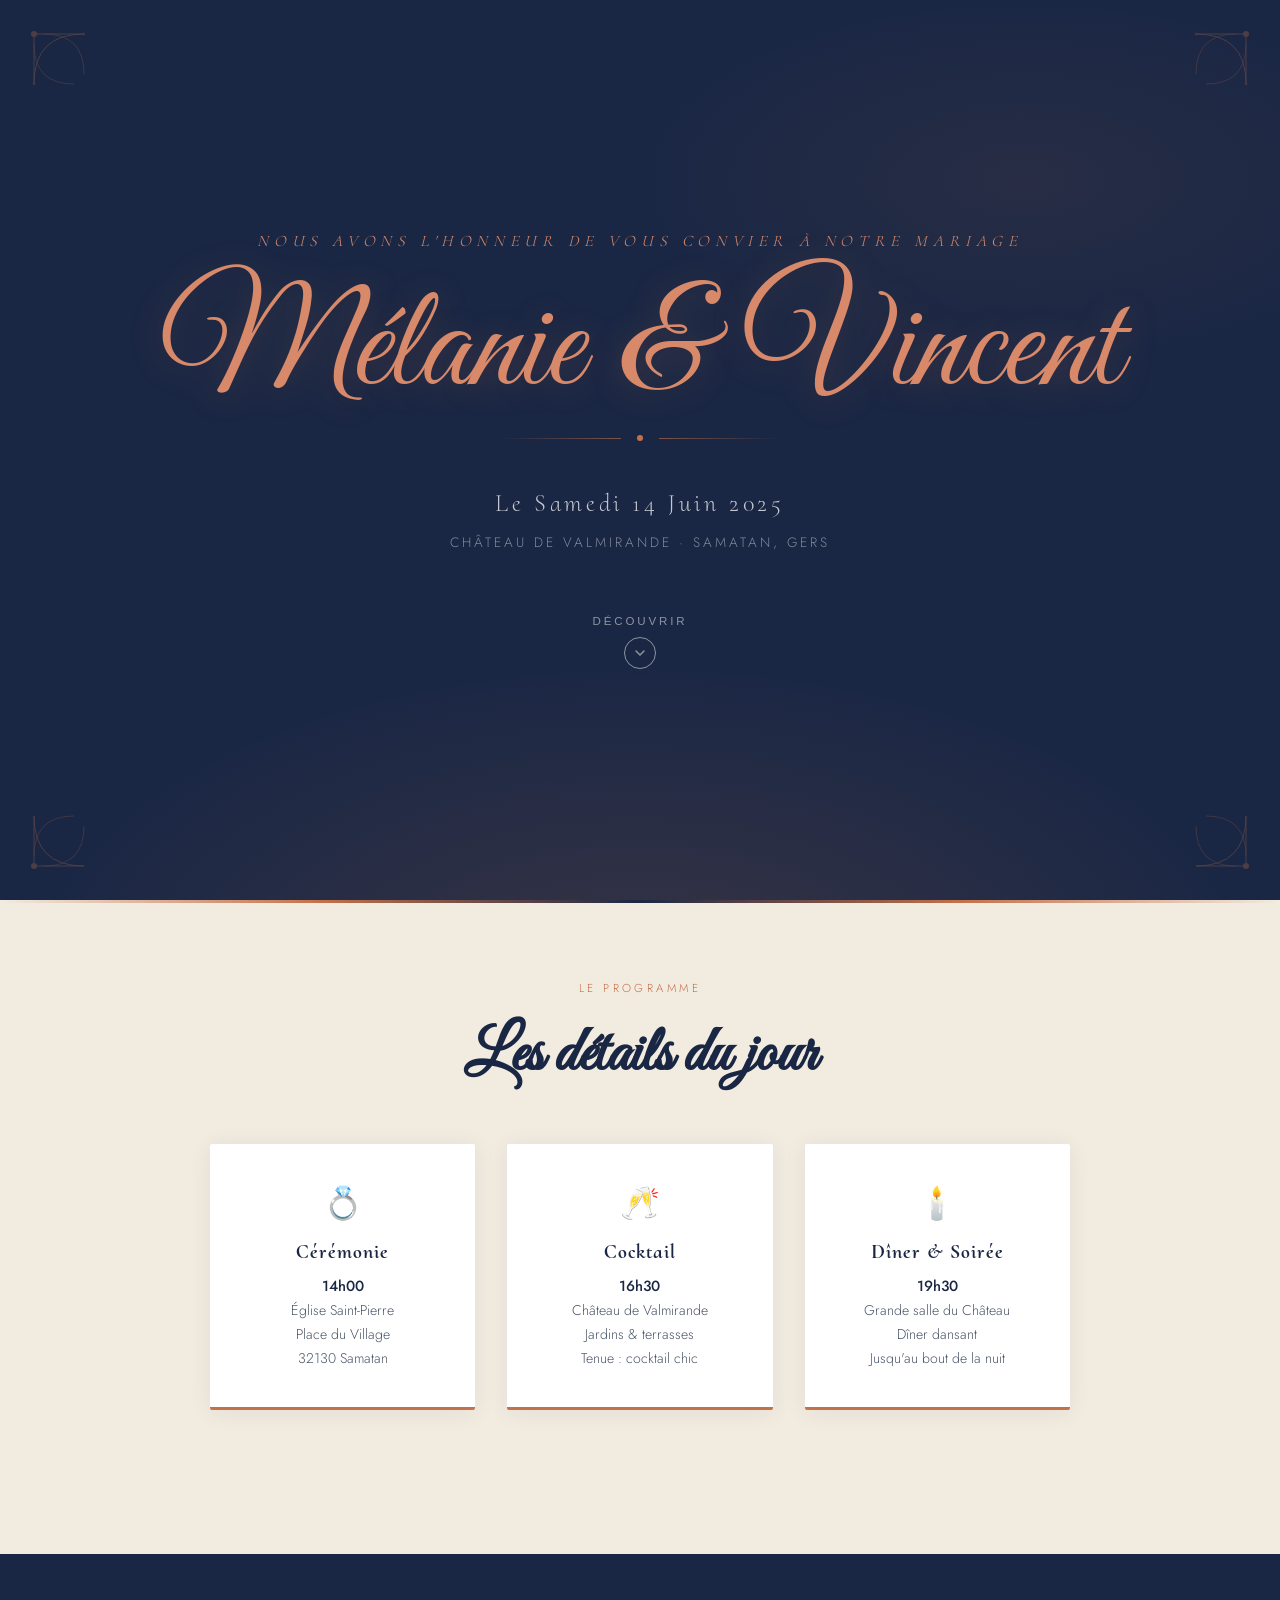
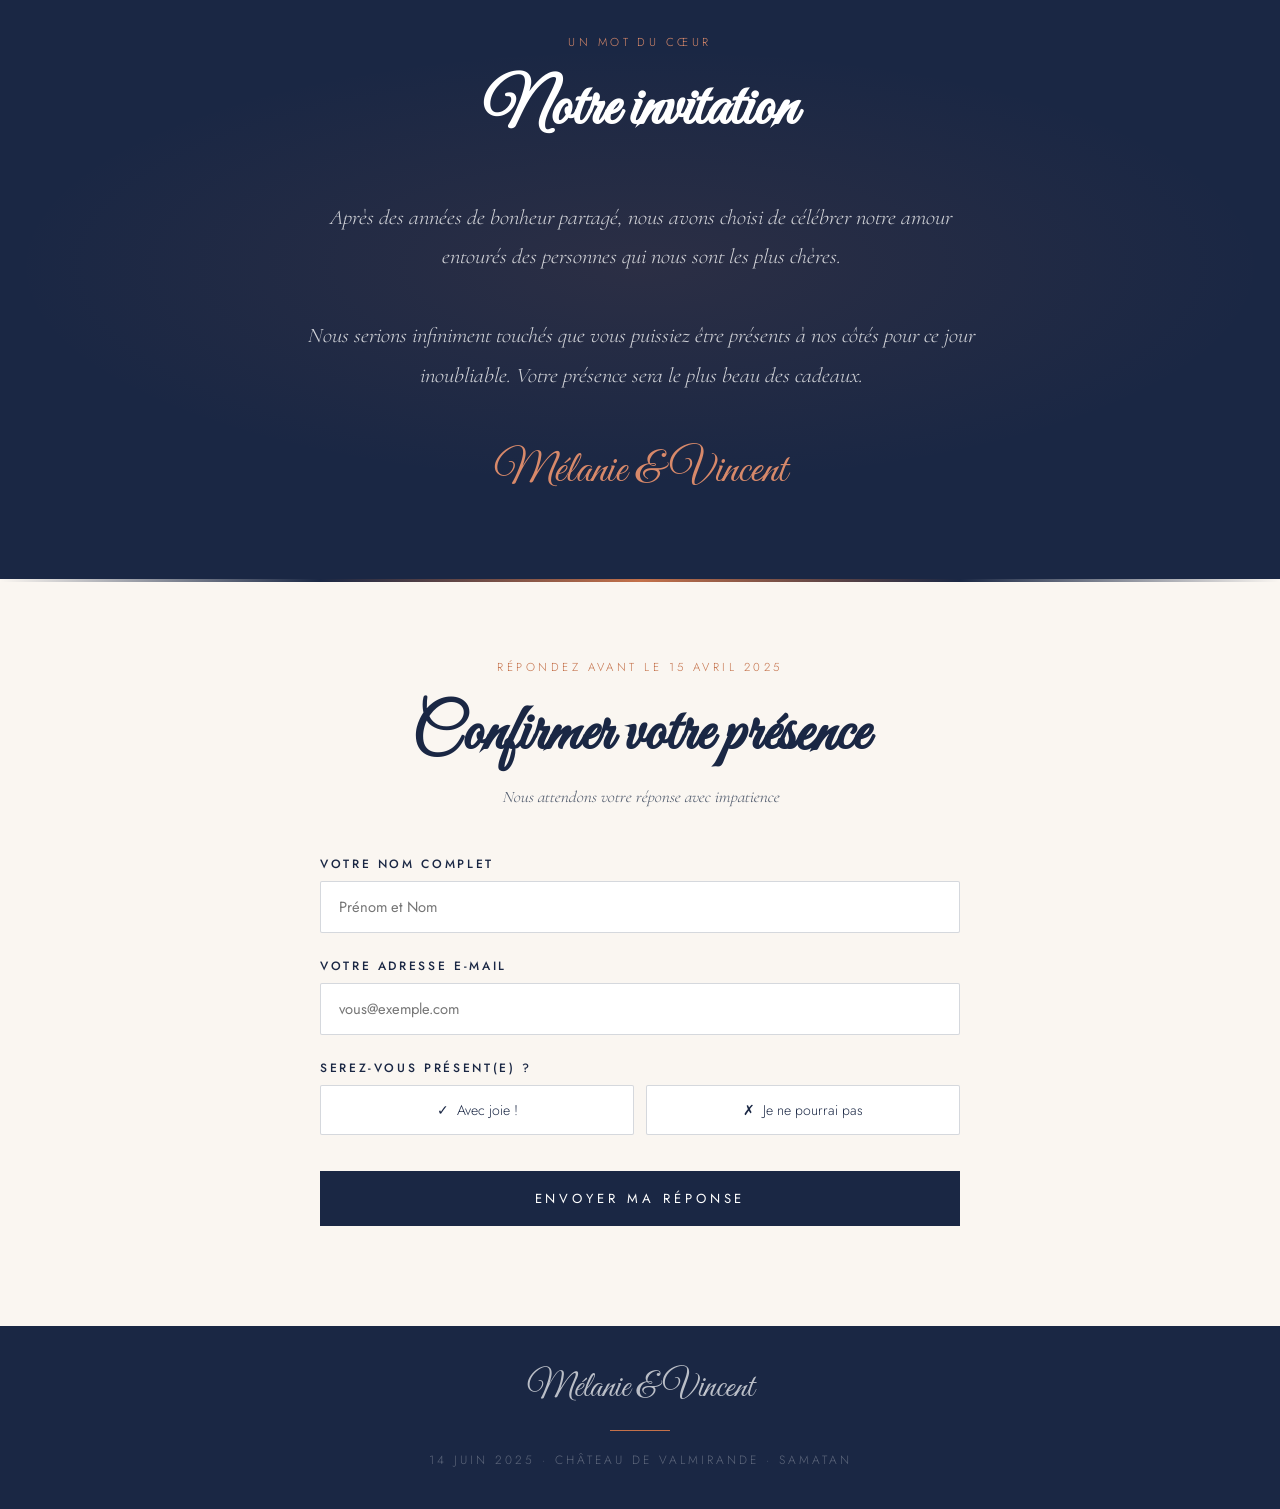
<file: Index.html>
<!DOCTYPE html>
<html lang="fr">
<head>
<meta charset="UTF-8">
<meta name="viewport" content="width=device-width, initial-scale=1.0">
<title>Mélanie & Vincent — Mariage</title>
<link rel="preconnect" href="https://fonts.googleapis.com">
<link href="https://fonts.googleapis.com/css2?family=Cormorant+Upright:ital,wght@0,300;0,400;1,300;1,400&family=Great+Vibes&family=Jost:wght@300;400;500&display=swap" rel="stylesheet">
<style>
  :root {
    --navy: #1a2744;
    --navy-light: #243258;
    --navy-mid: #2e3f6a;
    --terra: #c4714a;
    --terra-light: #d8896a;
    --terra-pale: #f0d5c8;
    --cream: #faf6f1;
    --cream-dark: #f2ebe0;
    --gold: #b8936a;
    --text-dark: #1a2744;
    --text-mid: #4a5568;
  }

  * { margin: 0; padding: 0; box-sizing: border-box; }

  html { scroll-behavior: smooth; }

  body {
    background: var(--cream);
    color: var(--text-dark);
    font-family: 'Jost', sans-serif;
    font-weight: 300;
    overflow-x: hidden;
  }

  /* ===== HERO ===== */
  .hero {
    min-height: 100vh;
    background: var(--navy);
    display: flex;
    flex-direction: column;
    align-items: center;
    justify-content: center;
    position: relative;
    overflow: hidden;
    padding: 60px 20px;
  }

  .hero::before {
    content: '';
    position: absolute;
    inset: 0;
    background:
      radial-gradient(ellipse 80% 60% at 50% 110%, rgba(196,113,74,0.18) 0%, transparent 60%),
      radial-gradient(ellipse 60% 40% at 80% 20%, rgba(196,113,74,0.08) 0%, transparent 50%);
  }

  .hero-ornament {
    position: absolute;
    width: 100%;
    height: 100%;
    top: 0; left: 0;
    pointer-events: none;
  }

  /* Decorative corners */
  .corner {
    position: absolute;
    width: 120px;
    height: 120px;
    opacity: 0.3;
  }
  .corner svg { width: 100%; height: 100%; }
  .corner-tl { top: 24px; left: 24px; }
  .corner-tr { top: 24px; right: 24px; transform: scaleX(-1); }
  .corner-bl { bottom: 24px; left: 24px; transform: scaleY(-1); }
  .corner-br { bottom: 24px; right: 24px; transform: scale(-1); }

  .hero-content {
    position: relative;
    z-index: 2;
    text-align: center;
    animation: fadeUp 1.2s ease both;
  }

  .pre-title {
    font-family: 'Cormorant Upright', serif;
    font-size: 1rem;
    letter-spacing: 0.35em;
    text-transform: uppercase;
    color: var(--terra-light);
    margin-bottom: 28px;
    font-style: italic;
  }

  .names {
    font-family: 'Great Vibes', cursive;
    font-size: clamp(4.5rem, 12vw, 9rem);
    color: #fff;
    line-height: 1;
    margin-bottom: 12px;
    text-shadow: 0 4px 32px rgba(196,113,74,0.25);
  }

  .names span {
    display: inline-block;
    color: var(--terra-light);
  }

  .ampersand {
    color: var(--terra);
    margin: 0 12px;
  }

  .date-line {
    font-family: 'Cormorant Upright', serif;
    font-size: clamp(1.1rem, 2.5vw, 1.5rem);
    color: rgba(255,255,255,0.75);
    letter-spacing: 0.15em;
    margin: 28px 0 14px;
  }

  .location-line {
    font-family: 'Jost', sans-serif;
    font-size: 0.85rem;
    letter-spacing: 0.22em;
    text-transform: uppercase;
    color: rgba(255,255,255,0.45);
    margin-bottom: 56px;
  }

  .divider {
    display: flex;
    align-items: center;
    gap: 16px;
    justify-content: center;
    margin: 0 auto 48px;
    width: 280px;
  }
  .divider-line {
    flex: 1;
    height: 1px;
    background: linear-gradient(to right, transparent, rgba(196,113,74,0.6));
  }
  .divider-line:last-child {
    background: linear-gradient(to left, transparent, rgba(196,113,74,0.6));
  }
  .divider-dot {
    width: 6px; height: 6px;
    border-radius: 50%;
    background: var(--terra);
  }

  .scroll-cta {
    display: inline-flex;
    flex-direction: column;
    align-items: center;
    gap: 10px;
    color: rgba(255,255,255,0.5);
    font-size: 0.72rem;
    letter-spacing: 0.25em;
    text-transform: uppercase;
    text-decoration: none;
    transition: color 0.3s;
    cursor: pointer;
    border: none;
    background: none;
  }
  .scroll-cta:hover { color: var(--terra-light); }
  .scroll-arrow {
    width: 32px; height: 32px;
    border: 1px solid currentColor;
    border-radius: 50%;
    display: flex; align-items: center; justify-content: center;
    animation: bounce 2s infinite;
  }

  /* ===== DETAILS SECTION ===== */
  .details-section {
    background: var(--cream-dark);
    padding: 80px 20px;
    text-align: center;
    position: relative;
    overflow: hidden;
  }

  .details-section::before {
    content: '';
    position: absolute;
    top: 0; left: 0; right: 0;
    height: 3px;
    background: linear-gradient(to right, transparent, var(--terra), var(--navy), var(--terra), transparent);
  }

  .section-label {
    font-family: 'Jost', sans-serif;
    font-size: 0.72rem;
    letter-spacing: 0.3em;
    text-transform: uppercase;
    color: var(--terra);
    margin-bottom: 20px;
  }

  .section-title {
    font-family: 'Great Vibes', cursive;
    font-size: clamp(2.5rem, 6vw, 4rem);
    color: var(--navy);
    margin-bottom: 48px;
  }

  .details-grid {
    display: grid;
    grid-template-columns: repeat(auto-fit, minmax(220px, 1fr));
    gap: 32px;
    max-width: 860px;
    margin: 0 auto 64px;
  }

  .detail-card {
    background: #fff;
    border-radius: 2px;
    padding: 36px 28px;
    border-bottom: 3px solid var(--terra);
    box-shadow: 0 2px 24px rgba(26,39,68,0.07);
    transition: transform 0.3s, box-shadow 0.3s;
  }
  .detail-card:hover {
    transform: translateY(-4px);
    box-shadow: 0 8px 40px rgba(26,39,68,0.12);
  }

  .detail-icon {
    font-size: 2rem;
    margin-bottom: 14px;
  }

  .detail-card-title {
    font-family: 'Cormorant Upright', serif;
    font-size: 1.25rem;
    color: var(--navy);
    letter-spacing: 0.05em;
    margin-bottom: 10px;
  }

  .detail-card-text {
    font-size: 0.88rem;
    line-height: 1.7;
    color: var(--text-mid);
  }
  .detail-card-text strong {
    display: block;
    color: var(--navy);
    font-weight: 500;
    font-size: 0.92rem;
  }

  /* ===== MESSAGE SECTION ===== */
  .message-section {
    background: var(--navy);
    padding: 80px 20px;
    text-align: center;
    position: relative;
    overflow: hidden;
  }
  .message-section::before {
    content: '';
    position: absolute;
    inset: 0;
    background: radial-gradient(ellipse 70% 50% at 50% 50%, rgba(196,113,74,0.1) 0%, transparent 70%);
  }

  .message-body {
    position: relative;
    z-index: 2;
    max-width: 680px;
    margin: 0 auto;
  }

  .message-section .section-label { color: var(--terra-light); }
  .message-section .section-title { color: #fff; }

  .message-text {
    font-family: 'Cormorant Upright', serif;
    font-size: clamp(1.05rem, 2.2vw, 1.3rem);
    color: rgba(255,255,255,0.8);
    line-height: 1.9;
    font-style: italic;
    margin-bottom: 48px;
  }

  .signature {
    font-family: 'Great Vibes', cursive;
    font-size: 2.8rem;
    color: var(--terra-light);
  }

  /* ===== RSVP SECTION ===== */
  .rsvp-section {
    background: var(--cream);
    padding: 80px 20px 100px;
    position: relative;
  }
  .rsvp-section::before {
    content: '';
    position: absolute;
    top: 0; left: 0; right: 0;
    height: 3px;
    background: linear-gradient(to right, transparent, var(--navy), var(--terra), var(--navy), transparent);
  }

  .rsvp-inner {
    max-width: 640px;
    margin: 0 auto;
    text-align: center;
  }

  .rsvp-inner .section-title { color: var(--navy); margin-bottom: 12px; }

  .rsvp-subtitle {
    font-family: 'Cormorant Upright', serif;
    font-size: 1rem;
    color: var(--text-mid);
    font-style: italic;
    margin-bottom: 48px;
  }

  /* Form */
  .form-group {
    text-align: left;
    margin-bottom: 24px;
  }

  .form-label {
    display: block;
    font-size: 0.75rem;
    letter-spacing: 0.22em;
    text-transform: uppercase;
    color: var(--navy);
    margin-bottom: 8px;
    font-weight: 500;
  }

  .form-input, .form-select, .form-textarea {
    width: 100%;
    padding: 14px 18px;
    border: 1.5px solid rgba(26,39,68,0.18);
    border-radius: 2px;
    background: #fff;
    font-family: 'Jost', sans-serif;
    font-size: 0.92rem;
    color: var(--text-dark);
    transition: border-color 0.25s, box-shadow 0.25s;
    outline: none;
    -webkit-appearance: none;
  }

  .form-input:focus, .form-select:focus, .form-textarea:focus {
    border-color: var(--terra);
    box-shadow: 0 0 0 3px rgba(196,113,74,0.12);
  }

  .form-select {
    cursor: pointer;
    background-image: url("data:image/svg+xml,%3Csvg xmlns='http://www.w3.org/2000/svg' width='14' height='8' viewBox='0 0 14 8'%3E%3Cpath d='M1 1l6 6 6-6' stroke='%231a2744' stroke-width='1.5' fill='none' stroke-linecap='round'/%3E%3C/svg%3E");
    background-repeat: no-repeat;
    background-position: right 16px center;
    padding-right: 44px;
  }

  .form-textarea {
    resize: vertical;
    min-height: 100px;
  }

  /* Presence toggle */
  .presence-toggle {
    display: grid;
    grid-template-columns: 1fr 1fr;
    gap: 12px;
  }

  .toggle-option {
    position: relative;
  }

  .toggle-option input {
    position: absolute;
    opacity: 0;
    width: 0; height: 0;
  }

  .toggle-label {
    display: flex;
    align-items: center;
    justify-content: center;
    gap: 8px;
    padding: 14px;
    border: 1.5px solid rgba(26,39,68,0.18);
    border-radius: 2px;
    cursor: pointer;
    font-size: 0.88rem;
    transition: all 0.25s;
    background: #fff;
  }

  .toggle-option input:checked + .toggle-label {
    background: var(--navy);
    border-color: var(--navy);
    color: #fff;
  }

  .toggle-option.yes input:checked + .toggle-label {
    background: var(--navy);
    border-color: var(--navy);
  }

  .toggle-option.no input:checked + .toggle-label {
    background: var(--terra);
    border-color: var(--terra);
    color: #fff;
  }

  .toggle-label:hover {
    border-color: var(--navy);
    background: rgba(26,39,68,0.04);
  }

  /* Guests counter */
  .guests-counter {
    display: flex;
    align-items: center;
    gap: 0;
    border: 1.5px solid rgba(26,39,68,0.18);
    border-radius: 2px;
    overflow: hidden;
    background: #fff;
  }

  .counter-btn {
    width: 48px;
    height: 48px;
    border: none;
    background: none;
    font-size: 1.3rem;
    cursor: pointer;
    color: var(--navy);
    transition: background 0.2s, color 0.2s;
    display: flex; align-items: center; justify-content: center;
  }
  .counter-btn:hover { background: var(--navy); color: #fff; }

  .counter-value {
    flex: 1;
    text-align: center;
    font-size: 1.1rem;
    font-family: 'Cormorant Upright', serif;
    color: var(--navy);
    border: none;
    border-left: 1.5px solid rgba(26,39,68,0.12);
    border-right: 1.5px solid rgba(26,39,68,0.12);
    padding: 0 10px;
    height: 48px;
    background: #fff;
    outline: none;
    pointer-events: none;
  }

  /* Guests details */
  #guests-details {
    display: none;
    animation: fadeUp 0.4s ease both;
  }
  #guests-details.visible { display: block; }

  /* Dietary */
  .checkbox-group {
    display: flex;
    flex-wrap: wrap;
    gap: 10px;
  }

  .checkbox-option {
    position: relative;
  }
  .checkbox-option input {
    position: absolute;
    opacity: 0;
    width: 0; height: 0;
  }
  .checkbox-label {
    display: inline-block;
    padding: 8px 16px;
    border: 1.5px solid rgba(26,39,68,0.18);
    border-radius: 30px;
    font-size: 0.82rem;
    cursor: pointer;
    transition: all 0.2s;
    background: #fff;
  }
  .checkbox-option input:checked + .checkbox-label {
    background: var(--terra-pale);
    border-color: var(--terra);
    color: var(--navy);
  }

  /* Submit */
  .submit-btn {
    width: 100%;
    padding: 18px;
    background: var(--navy);
    color: #fff;
    border: none;
    font-family: 'Jost', sans-serif;
    font-size: 0.82rem;
    letter-spacing: 0.3em;
    text-transform: uppercase;
    cursor: pointer;
    margin-top: 12px;
    transition: background 0.3s, transform 0.2s;
    position: relative;
    overflow: hidden;
  }
  .submit-btn::after {
    content: '';
    position: absolute;
    inset: 0;
    background: linear-gradient(to right, transparent, rgba(255,255,255,0.08), transparent);
    transform: translateX(-100%);
    transition: transform 0.5s;
  }
  .submit-btn:hover { background: var(--terra); }
  .submit-btn:hover::after { transform: translateX(100%); }
  .submit-btn:active { transform: scale(0.99); }

  /* Success */
  .success-message {
    display: none;
    text-align: center;
    padding: 60px 20px;
    animation: fadeUp 0.6s ease both;
  }
  .success-message.visible { display: block; }
  .success-icon { font-size: 3rem; margin-bottom: 24px; }
  .success-title {
    font-family: 'Great Vibes', cursive;
    font-size: 3rem;
    color: var(--navy);
    margin-bottom: 16px;
  }
  .success-text {
    font-family: 'Cormorant Upright', serif;
    font-style: italic;
    font-size: 1.1rem;
    color: var(--text-mid);
    line-height: 1.7;
  }

  /* Absence message */
  #absence-block {
    display: none;
    animation: fadeUp 0.4s ease both;
  }
  #absence-block.visible { display: block; }

  /* ===== FOOTER ===== */
  footer {
    background: var(--navy);
    padding: 40px 20px;
    text-align: center;
  }

  .footer-names {
    font-family: 'Great Vibes', cursive;
    font-size: 2.2rem;
    color: rgba(255,255,255,0.7);
    margin-bottom: 10px;
  }

  .footer-date {
    font-size: 0.75rem;
    letter-spacing: 0.25em;
    text-transform: uppercase;
    color: rgba(255,255,255,0.3);
  }

  .footer-line {
    width: 60px;
    height: 1px;
    background: var(--terra);
    margin: 20px auto;
  }

  /* ===== ANIMATIONS ===== */
  @keyframes fadeUp {
    from { opacity: 0; transform: translateY(28px); }
    to { opacity: 1; transform: translateY(0); }
  }

  @keyframes bounce {
    0%, 100% { transform: translateY(0); }
    50% { transform: translateY(6px); }
  }

  /* ===== RESPONSIVE ===== */
  @media (max-width: 540px) {
    .corner { width: 70px; height: 70px; }
    .names { font-size: 4rem; }
    .details-grid { grid-template-columns: 1fr; }
  }

  /* Fade-in on scroll */
  .fade-in {
    opacity: 0;
    transform: translateY(24px);
    transition: opacity 0.7s ease, transform 0.7s ease;
  }
  .fade-in.visible-anim {
    opacity: 1;
    transform: translateY(0);
  }
</style>
</head>
<body>

<!-- ===== HERO ===== -->
<section class="hero" id="top">

  <!-- Decorative corners -->
  <div class="corner corner-tl">
    <svg viewBox="0 0 120 120" fill="none" xmlns="http://www.w3.org/2000/svg">
      <path d="M10 10 L10 60 Q10 10 60 10 Z" stroke="#c4714a" stroke-width="1" fill="none"/>
      <path d="M20 10 Q60 10 60 50" stroke="#c4714a" stroke-width="0.7" fill="none"/>
      <path d="M10 20 Q10 60 50 60" stroke="#c4714a" stroke-width="0.7" fill="none"/>
      <circle cx="10" cy="10" r="3" fill="#c4714a"/>
      <circle cx="60" cy="10" r="1.5" fill="#c4714a" opacity="0.5"/>
      <circle cx="10" cy="60" r="1.5" fill="#c4714a" opacity="0.5"/>
      <path d="M30 10 L10 10 L10 30" stroke="#c4714a" stroke-width="0.5" fill="none" opacity="0.4"/>
    </svg>
  </div>
  <div class="corner corner-tr">
    <svg viewBox="0 0 120 120" fill="none" xmlns="http://www.w3.org/2000/svg">
      <path d="M10 10 L10 60 Q10 10 60 10 Z" stroke="#c4714a" stroke-width="1" fill="none"/>
      <path d="M20 10 Q60 10 60 50" stroke="#c4714a" stroke-width="0.7" fill="none"/>
      <path d="M10 20 Q10 60 50 60" stroke="#c4714a" stroke-width="0.7" fill="none"/>
      <circle cx="10" cy="10" r="3" fill="#c4714a"/>
      <circle cx="60" cy="10" r="1.5" fill="#c4714a" opacity="0.5"/>
      <circle cx="10" cy="60" r="1.5" fill="#c4714a" opacity="0.5"/>
    </svg>
  </div>
  <div class="corner corner-bl">
    <svg viewBox="0 0 120 120" fill="none" xmlns="http://www.w3.org/2000/svg">
      <path d="M10 10 L10 60 Q10 10 60 10 Z" stroke="#c4714a" stroke-width="1" fill="none"/>
      <path d="M20 10 Q60 10 60 50" stroke="#c4714a" stroke-width="0.7" fill="none"/>
      <path d="M10 20 Q10 60 50 60" stroke="#c4714a" stroke-width="0.7" fill="none"/>
      <circle cx="10" cy="10" r="3" fill="#c4714a"/>
    </svg>
  </div>
  <div class="corner corner-br">
    <svg viewBox="0 0 120 120" fill="none" xmlns="http://www.w3.org/2000/svg">
      <path d="M10 10 L10 60 Q10 10 60 10 Z" stroke="#c4714a" stroke-width="1" fill="none"/>
      <path d="M20 10 Q60 10 60 50" stroke="#c4714a" stroke-width="0.7" fill="none"/>
      <path d="M10 20 Q10 60 50 60" stroke="#c4714a" stroke-width="0.7" fill="none"/>
      <circle cx="10" cy="10" r="3" fill="#c4714a"/>
    </svg>
  </div>

  <div class="hero-content">
    <p class="pre-title">Nous avons l'honneur de vous convier à notre mariage</p>

    <div class="names">
      <span>Mélanie</span>
      <span class="ampersand">&amp;</span>
      <span>Vincent</span>
    </div>

    <div class="divider">
      <div class="divider-line"></div>
      <div class="divider-dot"></div>
      <div class="divider-line"></div>
    </div>

    <p class="date-line">Le Samedi 14 Juin 2025</p>
    <p class="location-line">Château de Valmirande · Samatan, Gers</p>

    <button class="scroll-cta" onclick="document.getElementById('details').scrollIntoView({behavior:'smooth'})">
      <span>Découvrir</span>
      <div class="scroll-arrow">
        <svg width="12" height="12" viewBox="0 0 12 12" fill="none"><path d="M2 4l4 4 4-4" stroke="currentColor" stroke-width="1.5" stroke-linecap="round"/></svg>
      </div>
    </button>
  </div>
</section>

<!-- ===== DETAILS ===== -->
<section class="details-section" id="details">
  <p class="section-label fade-in">Le Programme</p>
  <h2 class="section-title fade-in">Les détails du jour</h2>

  <div class="details-grid">
    <div class="detail-card fade-in">
      <div class="detail-icon">💍</div>
      <h3 class="detail-card-title">Cérémonie</h3>
      <p class="detail-card-text">
        <strong>14h00</strong>
        Église Saint-Pierre<br>
        Place du Village<br>
        32130 Samatan
      </p>
    </div>
    <div class="detail-card fade-in">
      <div class="detail-icon">🥂</div>
      <h3 class="detail-card-title">Cocktail</h3>
      <p class="detail-card-text">
        <strong>16h30</strong>
        Château de Valmirande<br>
        Jardins & terrasses<br>
        Tenue : cocktail chic
      </p>
    </div>
    <div class="detail-card fade-in">
      <div class="detail-icon">🕯️</div>
      <h3 class="detail-card-title">Dîner & Soirée</h3>
      <p class="detail-card-text">
        <strong>19h30</strong>
        Grande salle du Château<br>
        Dîner dansant<br>
        Jusqu'au bout de la nuit
      </p>
    </div>
  </div>
</section>

<!-- ===== MESSAGE ===== -->
<section class="message-section">
  <div class="message-body fade-in">
    <p class="section-label">Un mot du cœur</p>
    <h2 class="section-title">Notre invitation</h2>

    <p class="message-text">
      Après des années de bonheur partagé, nous avons choisi de célébrer notre amour entourés des personnes qui nous sont les plus chères.<br><br>
      Nous serions infiniment touchés que vous puissiez être présents à nos côtés pour ce jour inoubliable. Votre présence sera le plus beau des cadeaux.
    </p>

    <p class="signature">Mélanie &amp; Vincent</p>
  </div>
</section>

<!-- ===== RSVP ===== -->
<section class="rsvp-section" id="rsvp">
  <div class="rsvp-inner">
    <p class="section-label fade-in">Répondez avant le 15 Avril 2025</p>
    <h2 class="section-title fade-in">Confirmer votre présence</h2>
    <p class="rsvp-subtitle fade-in">Nous attendons votre réponse avec impatience</p>

    <!-- FORM -->
    <div id="rsvp-form" class="fade-in">

      <!-- Prénom / Nom -->
      <div class="form-group">
        <label class="form-label" for="fullname">Votre nom complet</label>
        <input class="form-input" type="text" id="fullname" placeholder="Prénom et Nom" required>
      </div>

      <!-- Email -->
      <div class="form-group">
        <label class="form-label" for="email">Votre adresse e-mail</label>
        <input class="form-input" type="email" id="email" placeholder="vous@exemple.com">
      </div>

      <!-- Présence -->
      <div class="form-group">
        <label class="form-label">Serez-vous présent(e) ?</label>
        <div class="presence-toggle">
          <div class="toggle-option yes">
            <input type="radio" name="presence" id="pres-yes" value="yes" onchange="handlePresence(this)">
            <label class="toggle-label" for="pres-yes">
              <span>✓</span> Avec joie !
            </label>
          </div>
          <div class="toggle-option no">
            <input type="radio" name="presence" id="pres-no" value="no" onchange="handlePresence(this)">
            <label class="toggle-label" for="pres-no">
              <span>✗</span> Je ne pourrai pas
            </label>
          </div>
        </div>
      </div>

      <!-- Si présent -->
      <div id="presence-block">

        <!-- Nombre de personnes -->
        <div class="form-group">
          <label class="form-label">Nombre de personnes (vous inclus)</label>
          <div class="guests-counter">
            <button type="button" class="counter-btn" onclick="changeCount(-1)">−</button>
            <div class="counter-value" id="counter-display">1</div>
            <button type="button" class="counter-btn" onclick="changeCount(1)">+</button>
          </div>
        </div>

        <!-- Détails invités supplémentaires -->
        <div id="guests-details">
          <div class="form-group">
            <label class="form-label">Noms des personnes vous accompagnant</label>
            <textarea class="form-textarea" id="guest-names" placeholder="Ex : Marie Dupont, Jean Dupont…" style="min-height:80px;"></textarea>
          </div>
        </div>

        <!-- Participe aux festivités -->
        <div class="form-group">
          <label class="form-label">Vous souhaitez participer à</label>
          <div class="checkbox-group">
            <div class="checkbox-option">
              <input type="checkbox" id="cer" checked>
              <label class="checkbox-label" for="cer">🕍 Cérémonie</label>
            </div>
            <div class="checkbox-option">
              <input type="checkbox" id="coc" checked>
              <label class="checkbox-label" for="coc">🥂 Cocktail</label>
            </div>
            <div class="checkbox-option">
              <input type="checkbox" id="din" checked>
              <label class="checkbox-label" for="din">🍽️ Dîner & Soirée</label>
            </div>
          </div>
        </div>

        <!-- Régime alimentaire -->
        <div class="form-group">
          <label class="form-label">Régime alimentaire</label>
          <div class="checkbox-group">
            <div class="checkbox-option">
              <input type="checkbox" id="veg">
              <label class="checkbox-label" for="veg">🥗 Végétarien</label>
            </div>
            <div class="checkbox-option">
              <input type="checkbox" id="vegan">
              <label class="checkbox-label" for="vegan">🌱 Vegan</label>
            </div>
            <div class="checkbox-option">
              <input type="checkbox" id="gf">
              <label class="checkbox-label" for="gf">🌾 Sans gluten</label>
            </div>
            <div class="checkbox-option">
              <input type="checkbox" id="allerg">
              <label class="checkbox-label" for="allerg">⚠️ Allergie(s)</label>
            </div>
          </div>
        </div>

        <!-- Message -->
        <div class="form-group">
          <label class="form-label">Un message pour les mariés (optionnel)</label>
          <textarea class="form-textarea" id="message" placeholder="Partagez vos mots doux…"></textarea>
        </div>

      </div>

      <!-- Si absent -->
      <div id="absence-block">
        <div class="form-group">
          <label class="form-label">Un mot pour les mariés</label>
          <textarea class="form-textarea" id="absence-message" placeholder="Partagez vos voeux et vos pensées…"></textarea>
        </div>
      </div>

      <button class="submit-btn" onclick="submitForm()">
        Envoyer ma réponse
      </button>
    </div>

    <!-- SUCCESS -->
    <div class="success-message" id="success-msg">
      <div class="success-icon">💌</div>
      <h3 class="success-title" id="success-title">Merci !</h3>
      <p class="success-text" id="success-text">Nous avons bien reçu votre réponse.<br>Nous vous attendons avec impatience !</p>
    </div>
  </div>
</section>

<!-- ===== FOOTER ===== -->
<footer>
  <p class="footer-names">Mélanie &amp; Vincent</p>
  <div class="footer-line"></div>
  <p class="footer-date">14 Juin 2025 · Château de Valmirande · Samatan</p>
</footer>

<script>
  // Presence toggle
  let guestCount = 1;

  function handlePresence(radio) {
    const presBlock = document.getElementById('presence-block');
    const absBlock = document.getElementById('absence-block');

    if (radio.value === 'yes') {
      presBlock.style.display = 'block';
      absBlock.classList.remove('visible');
    } else {
      presBlock.style.display = 'none';
      absBlock.classList.add('visible');
    }
  }

  // Counter
  function changeCount(delta) {
    guestCount = Math.max(1, Math.min(10, guestCount + delta));
    document.getElementById('counter-display').textContent = guestCount;

    const detailsEl = document.getElementById('guests-details');
    if (guestCount > 1) {
      detailsEl.classList.add('visible');
    } else {
      detailsEl.classList.remove('visible');
    }
  }

  // Submit
  function submitForm() {
    const name = document.getElementById('fullname').value.trim();
    const presence = document.querySelector('input[name="presence"]:checked');

    if (!name) {
      document.getElementById('fullname').focus();
      document.getElementById('fullname').style.borderColor = '#c0392b';
      setTimeout(() => document.getElementById('fullname').style.borderColor = '', 2000);
      return;
    }

    if (!presence) {
      alert('Merci d\'indiquer si vous serez présent(e).');
      return;
    }

    const isPresent = presence.value === 'yes';

    document.getElementById('rsvp-form').style.display = 'none';
    const successEl = document.getElementById('success-msg');
    successEl.classList.add('visible');

    const firstName = name.split(' ')[0];

    if (isPresent) {
      document.getElementById('success-title').textContent = `À bientôt, ${firstName} !`;
      document.getElementById('success-text').innerHTML = `Nous sommes ravis de vous compter parmi nous.<br>Nous avons hâte de célébrer avec vous !<br><br><em style="font-family:'Cormorant Upright',serif;color:#c4714a;">Mélanie &amp; Vincent</em>`;
    } else {
      document.getElementById('success-title').textContent = `Merci, ${firstName}`;
      document.getElementById('success-text').innerHTML = `Nous sommes touchés de votre réponse.<br>Vous serez dans nos pensées en ce beau jour.<br><br><em style="font-family:'Cormorant Upright',serif;color:#c4714a;">Mélanie &amp; Vincent</em>`;
    }
  }

  // Scroll animations
  const observer = new IntersectionObserver((entries) => {
    entries.forEach(e => {
      if (e.isIntersecting) {
        e.target.classList.add('visible-anim');
      }
    });
  }, { threshold: 0.12 });

  document.querySelectorAll('.fade-in').forEach(el => observer.observe(el));

  // Init presence block hidden
  document.getElementById('presence-block').style.display = 'none';
</script>
</body>
</html>
</file>
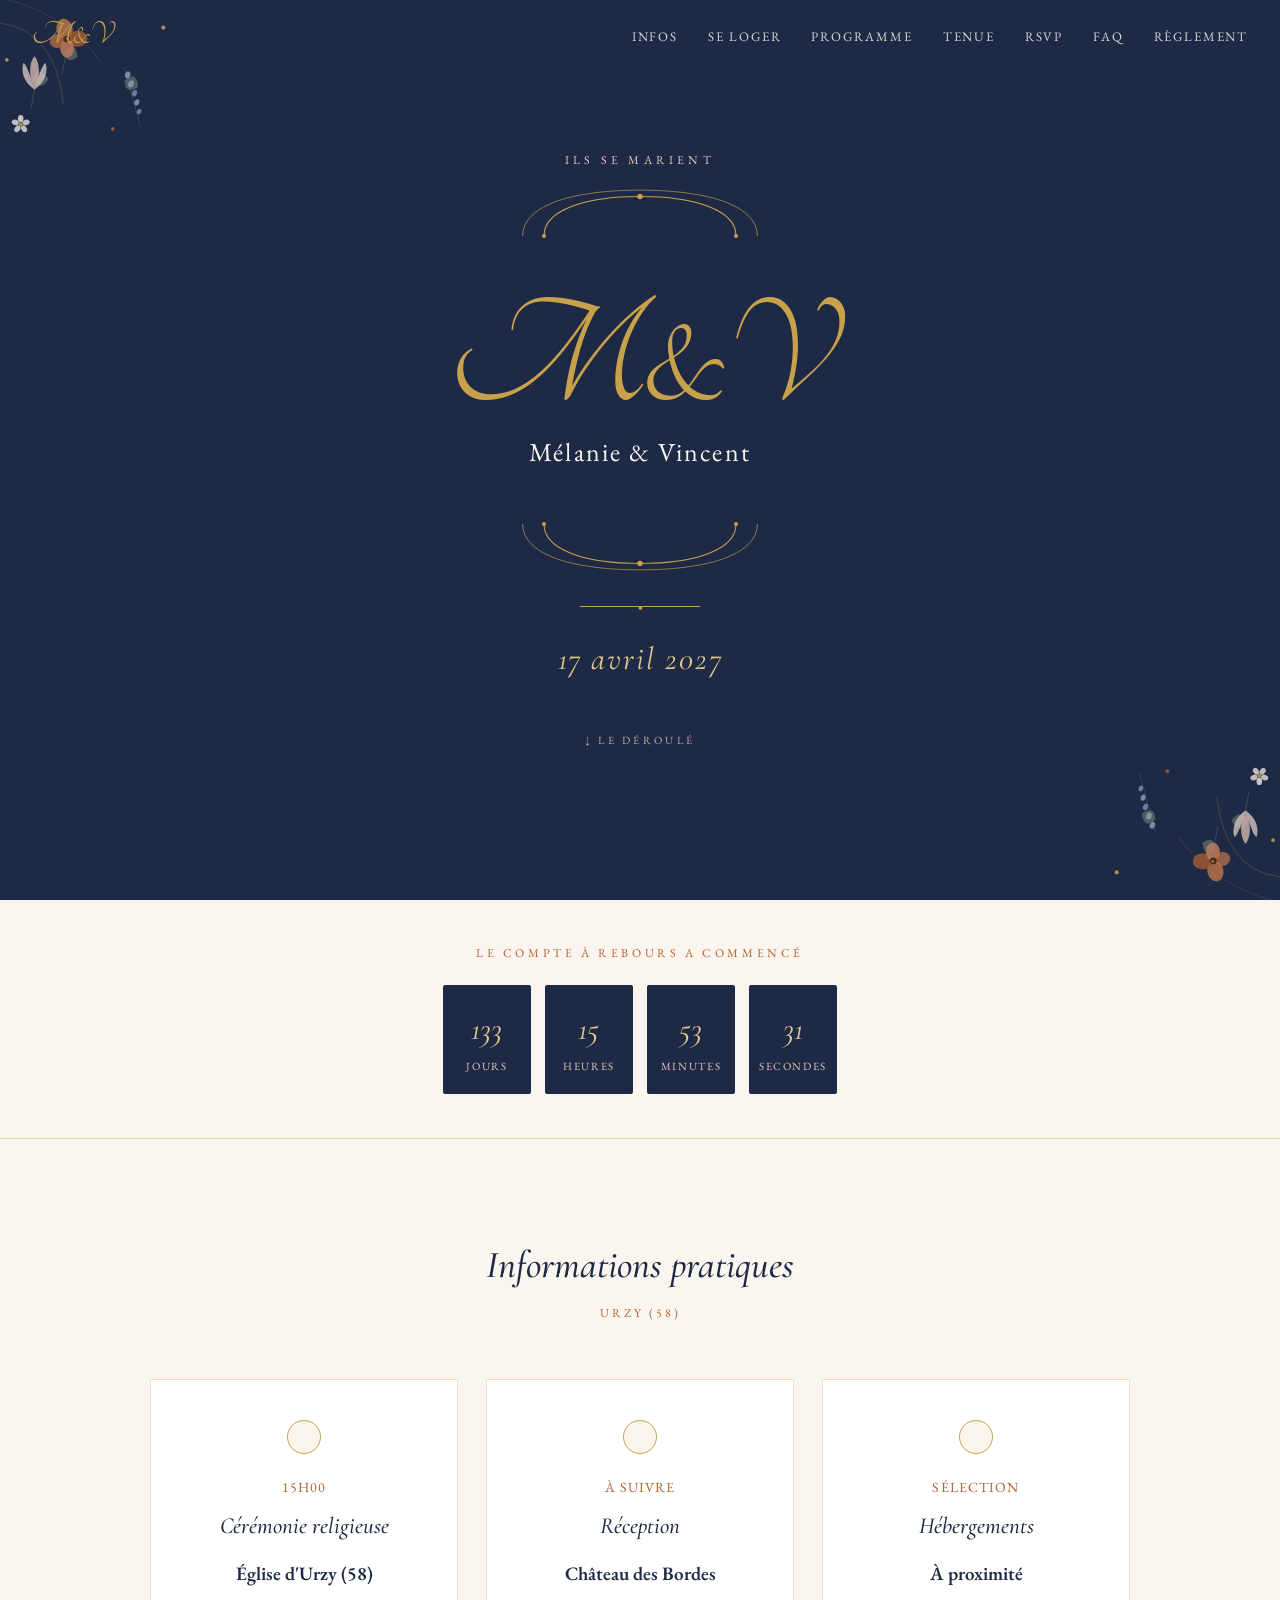
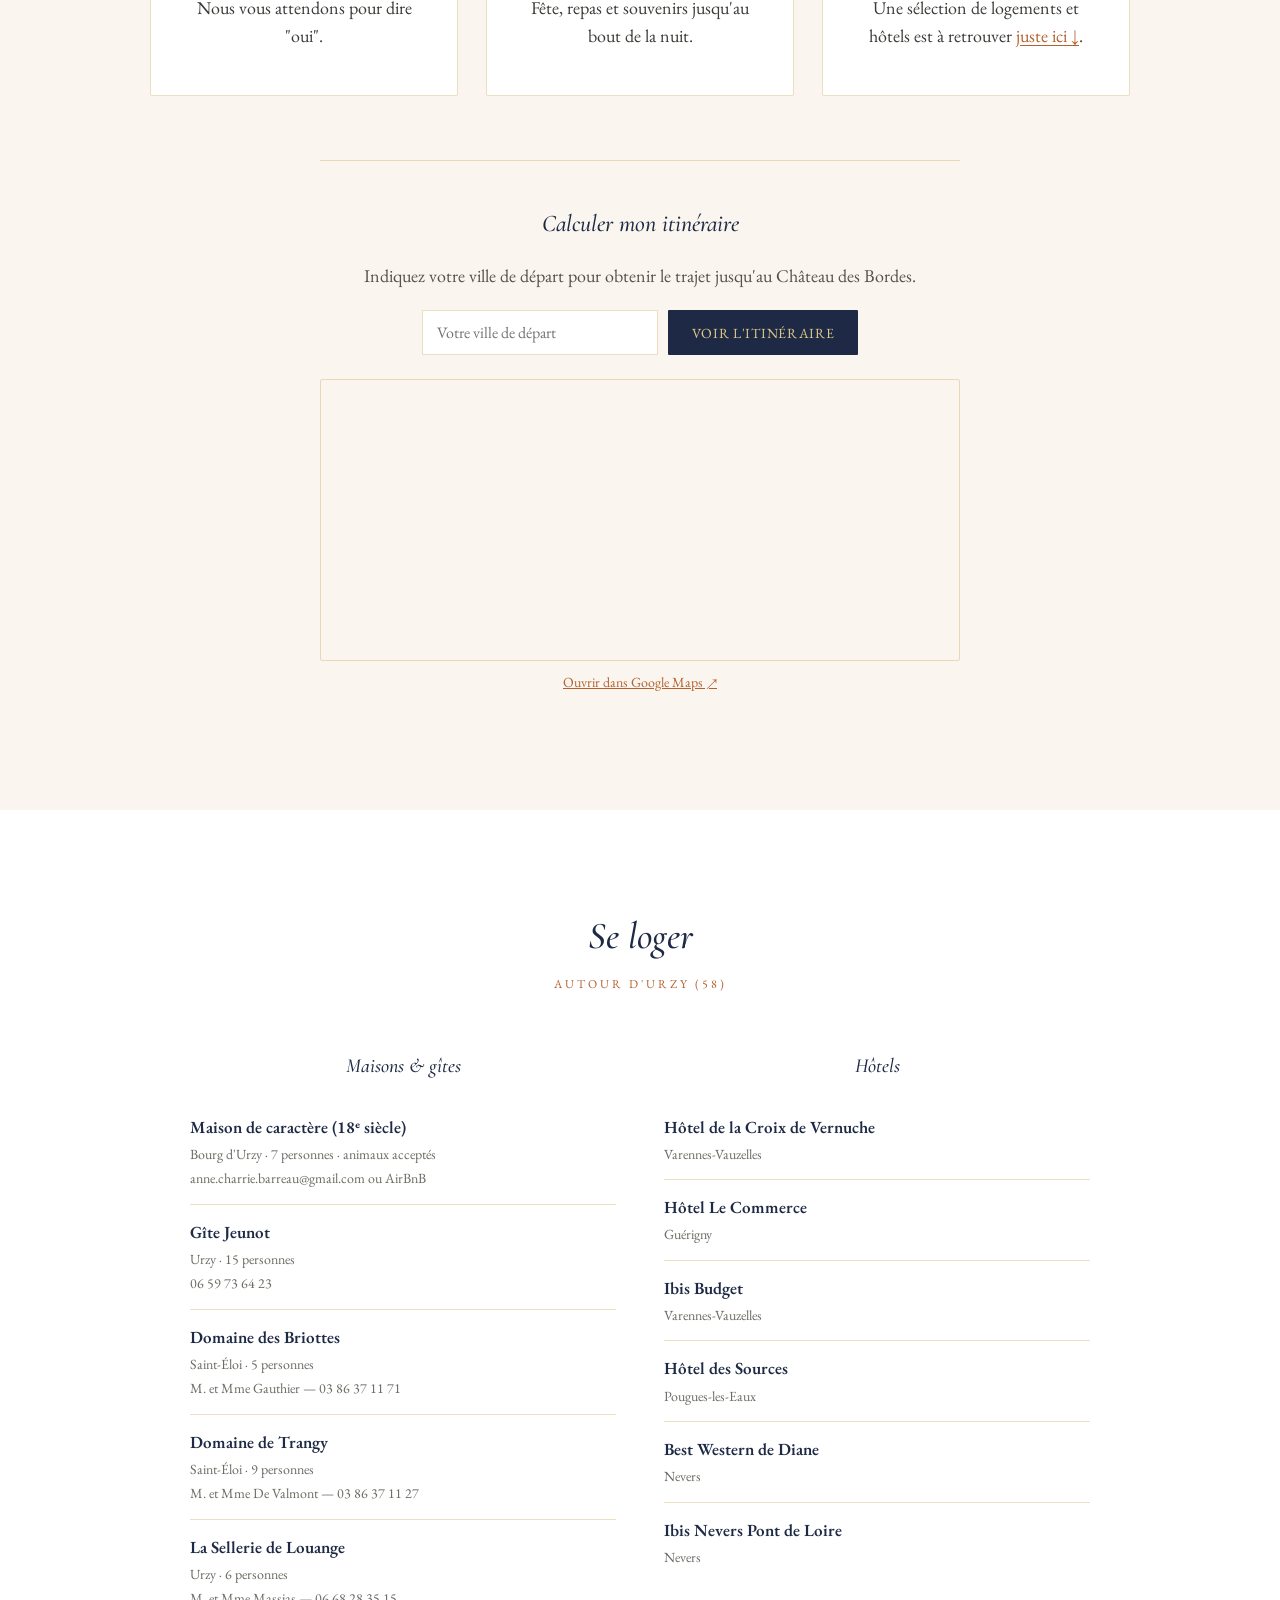
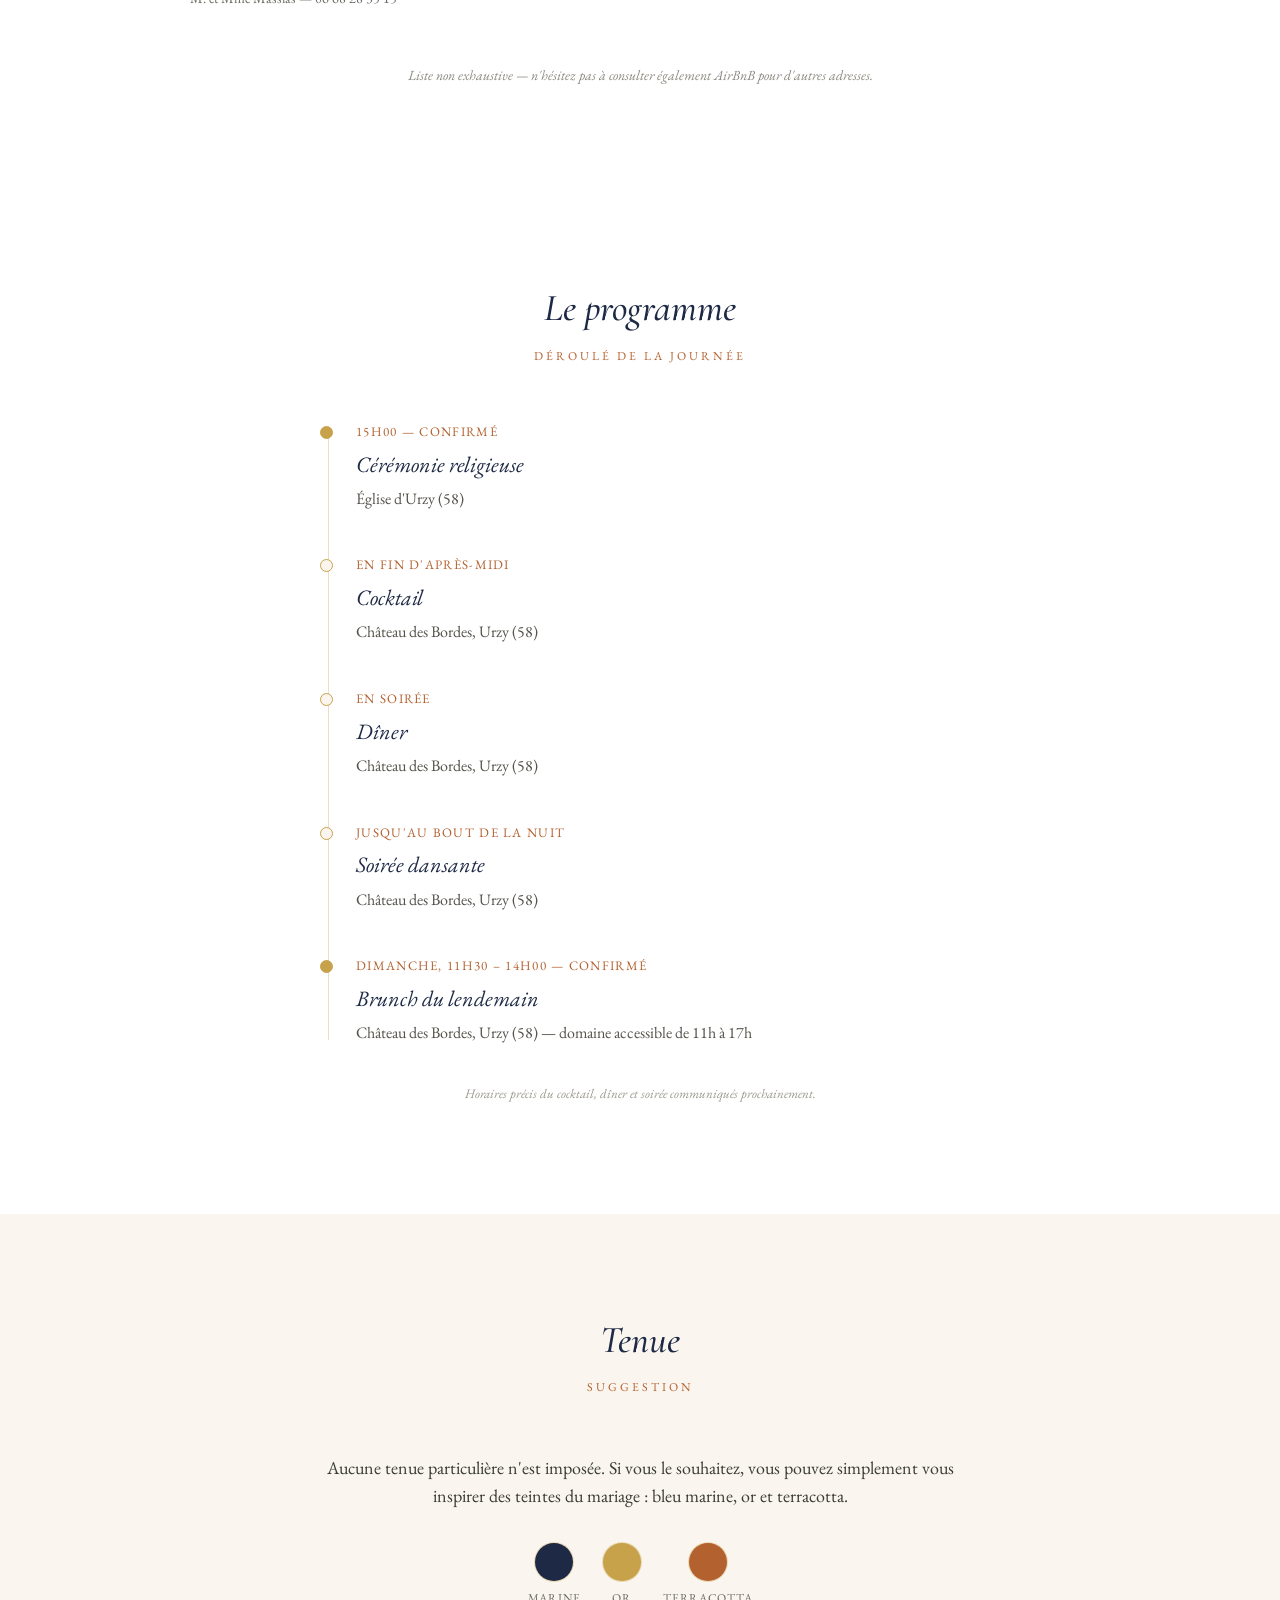
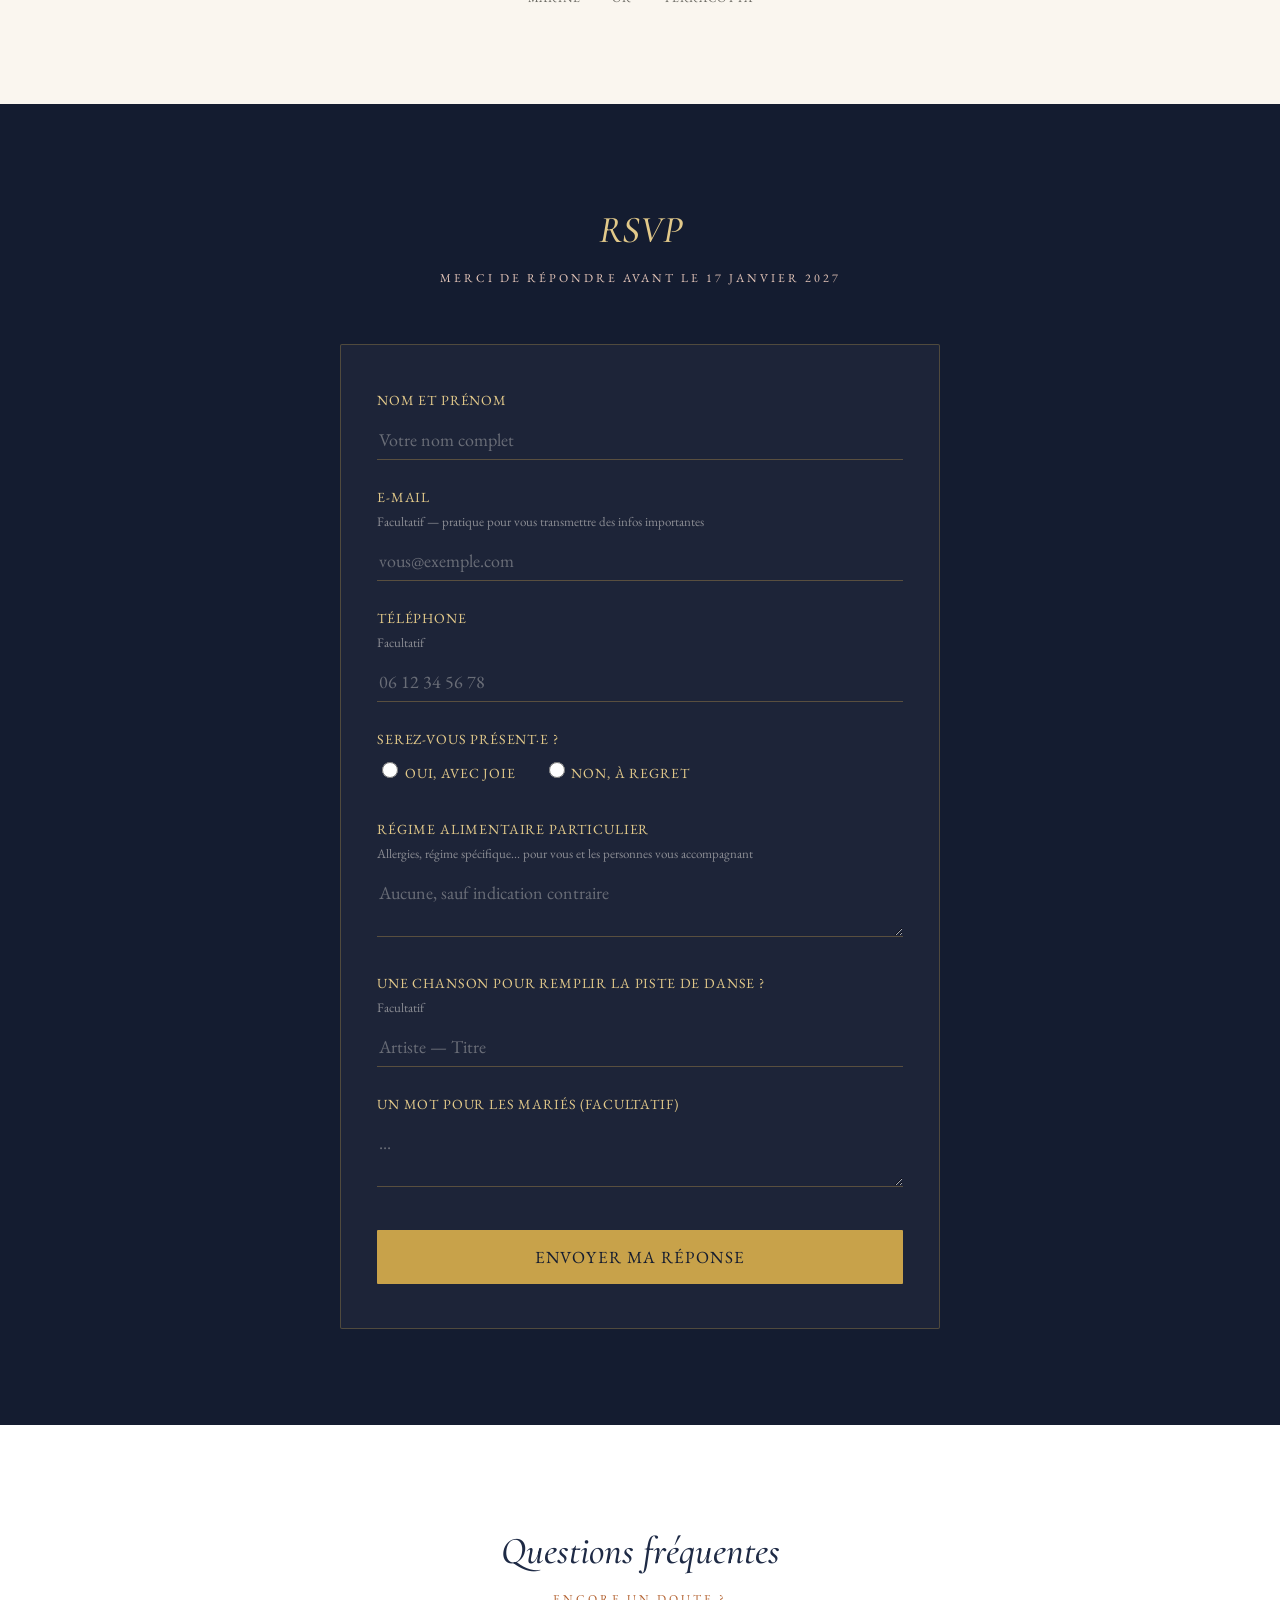
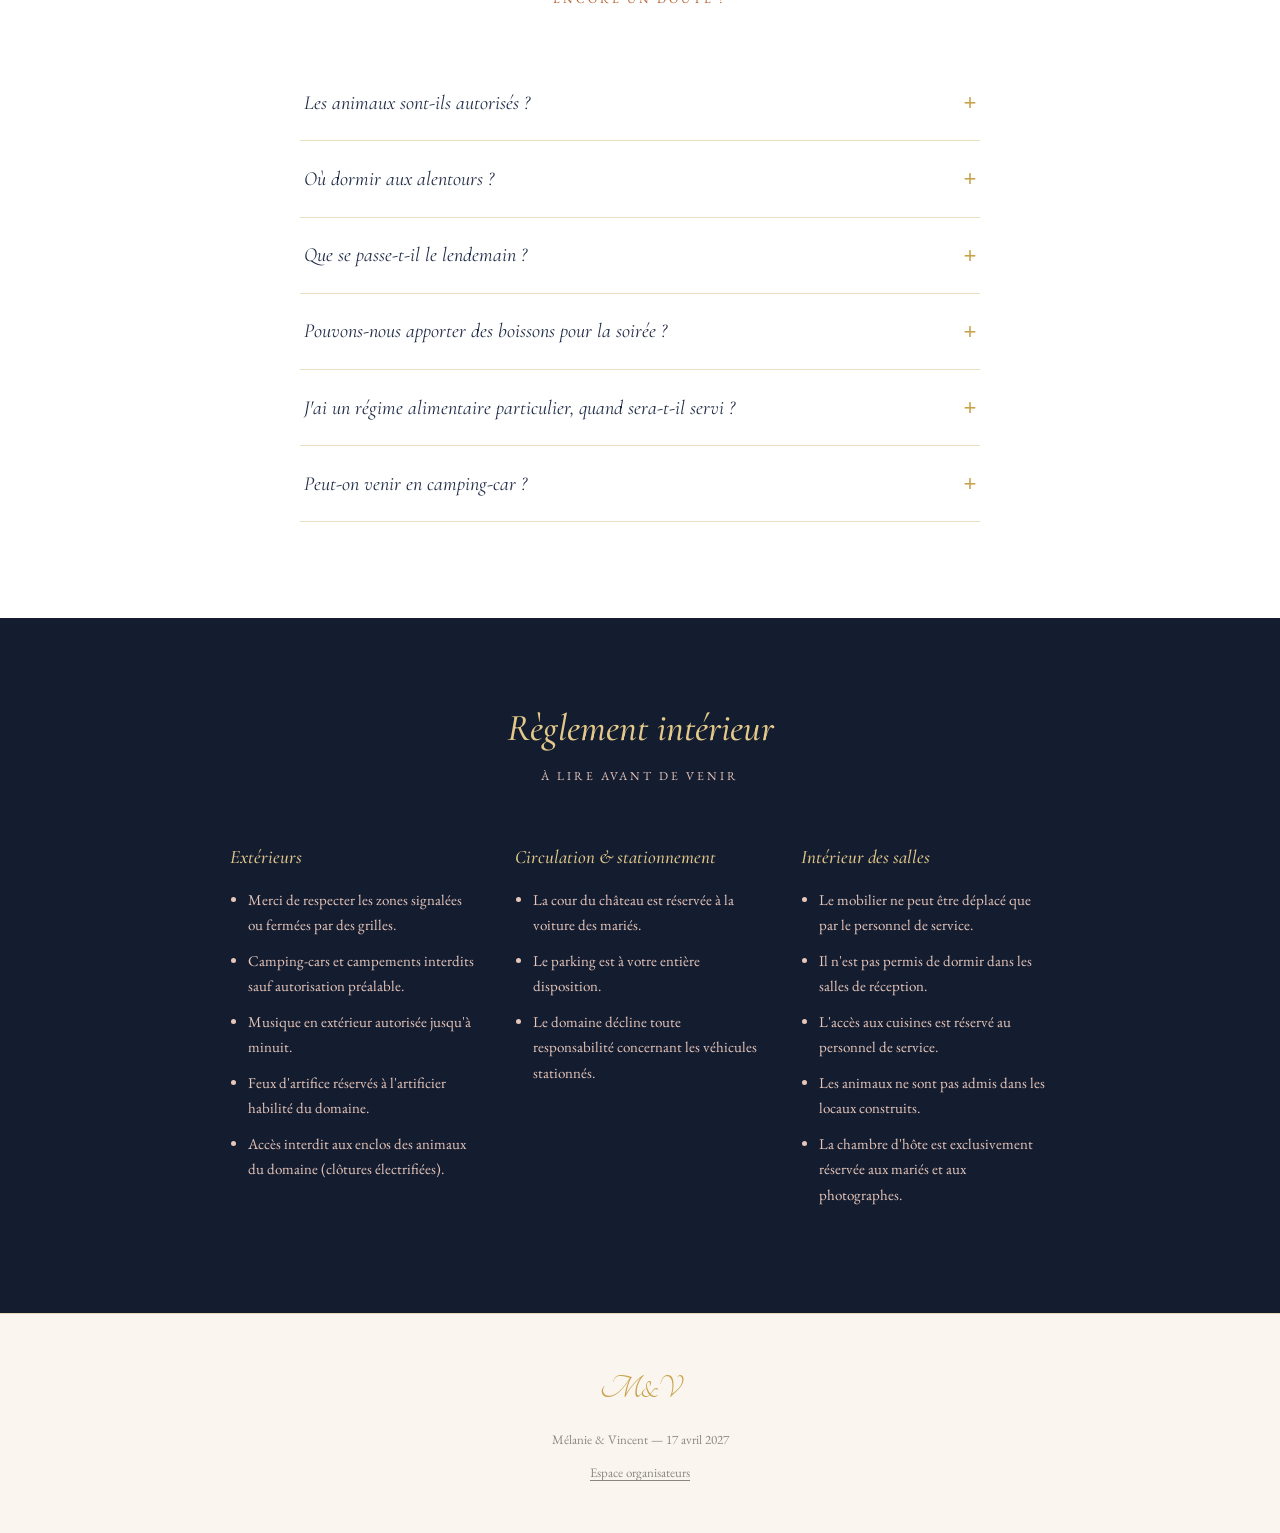
<file: index.html>
<!DOCTYPE html>
<html lang="fr">
<head>
<meta charset="UTF-8">
<meta name="viewport" content="width=device-width, initial-scale=1.0">
<title>Mélanie & Vincent — 17 avril 2027</title>
<link rel="preconnect" href="https://fonts.googleapis.com">
<link href="https://fonts.googleapis.com/css2?family=Cormorant+Garamond:ital,wght@0,400;0,500;0,600;1,500&family=EB+Garamond:ital,wght@0,400;0,500;1,400&family=Tangerine:wght@400;700&display=swap" rel="stylesheet">
<style>
  :root{
    --navy:#1e2a45;
    --navy-deep:#141c30;
    --gold:#c8a24a;
    --gold-soft:#e2c98a;
    --terracotta:#b3612f;
    --rose:#e6c7ba;
    --lavender:#a9b4d1;
    --sage:#8a9a80;
    --cream:#faf6ef;
    --ink:#2b2a26;
    --line: rgba(200,162,74,0.35);
  }
  *{box-sizing:border-box;}
  html{scroll-behavior:smooth;}
  body{
    margin:0;
    background:var(--cream);
    color:var(--ink);
    font-family:'EB Garamond', serif;
    font-size:18px;
    line-height:1.6;
  }
  h1,h2,h3{font-family:'Cormorant Garamond', serif; margin:0; font-weight:500;}
  a{color:inherit;}
  ::selection{background:var(--gold-soft); color:var(--navy-deep);}
  .visually-hidden{position:absolute; width:1px; height:1px; overflow:hidden; clip:rect(0,0,0,0); white-space:nowrap;}

  .reveal{opacity:0; transform:translateY(18px); transition:opacity 0.7s ease, transform 0.7s ease;}
  .reveal.in-view{opacity:1; transform:translateY(0);}

  /* ---------- NAV ---------- */
  .nav{
    position:fixed; top:0; left:0; right:0; z-index:100;
    display:flex; align-items:center; justify-content:space-between;
    padding:18px 32px;
    background:transparent;
    transition:background 0.3s ease, padding 0.3s ease, box-shadow 0.3s ease;
  }
  .nav.scrolled{
    background:rgba(20,28,48,0.92);
    backdrop-filter:blur(6px);
    padding:12px 32px;
    box-shadow:0 2px 20px rgba(0,0,0,0.15);
  }
  .nav-mono{font-family:'Tangerine', cursive; font-size:34px; color:var(--gold); line-height:1;}
  .nav-links{display:flex; gap:30px; list-style:none; margin:0; padding:0;}
  .nav-links a{
    font-size:13px; letter-spacing:0.14em; text-transform:uppercase; color:var(--cream);
    text-decoration:none; opacity:0.85; padding-bottom:3px; border-bottom:1px solid transparent;
    transition:border-color 0.2s ease, opacity 0.2s ease;
  }
  .nav-links a:hover{opacity:1; border-color:var(--gold);}
  .nav-toggle{display:none; background:none; border:none; color:var(--cream); font-size:26px; cursor:pointer;}
  @media (max-width:840px){
    .nav-links{
      position:fixed; top:0; right:0; height:100vh; width:min(260px,80vw);
      background:var(--navy-deep); flex-direction:column; justify-content:center;
      align-items:flex-start; padding:0 40px; gap:26px;
      transform:translateX(100%); transition:transform 0.35s ease;
    }
    .nav-links.open{transform:translateX(0);}
    .nav-toggle{display:block;}
  }

  /* ---------- HERO ---------- */
  .hero{
    position:relative;
    background:var(--navy);
    color:var(--gold-soft);
    min-height:100vh;
    display:flex;
    flex-direction:column;
    align-items:center;
    justify-content:center;
    text-align:center;
    padding:48px 24px;
    overflow:hidden;
  }
  .hero-corner{position:absolute; opacity:0.85; pointer-events:none;}
  .hero-corner.tl{top:0; left:0; width:230px;}
  .hero-corner.br{bottom:0; right:0; width:230px; transform:rotate(180deg);}
  @media (max-width:600px){ .hero-corner.tl, .hero-corner.br{width:160px;} }
  .crest{width:min(320px, 70vw); margin-bottom:8px;}
  .eyebrow{
    letter-spacing:0.35em; text-transform:uppercase; font-size:12px;
    color:var(--rose); margin-bottom:18px;
  }
  .monogram{
    font-family:'Tangerine', cursive;
    font-size:clamp(90px, 18vw, 160px);
    color:var(--gold); line-height:0.8; margin:6px 0 2px;
  }
  .names{font-size:clamp(20px,3vw,26px); letter-spacing:0.08em; color:var(--cream); margin-top:4px;}
  .divider{width:120px; height:1px; background:var(--gold); margin:26px auto; position:relative;}
  .divider::before{content:"•"; position:absolute; top:-9px; left:50%; transform:translateX(-50%); color:var(--gold); font-size:14px;}
  .date-line{
    font-family:'Cormorant Garamond', serif; font-style:italic;
    font-size:clamp(24px,4vw,32px); letter-spacing:0.06em; color:var(--gold-soft);
  }
  .scroll-cue{margin-top:48px; font-size:11px; letter-spacing:0.3em; text-transform:uppercase; color:var(--rose); opacity:0.8;}

  /* ---------- COUNTDOWN ---------- */
  .countdown-strip{
    background:var(--cream); padding:44px 24px; text-align:center;
    border-bottom:1px solid var(--line);
  }
  .countdown-label{font-size:12px; letter-spacing:0.3em; text-transform:uppercase; color:var(--terracotta); margin-bottom:22px;}
  .countdown-grid{display:flex; justify-content:center; gap:14px; flex-wrap:wrap;}
  .countdown-box{
    background:var(--navy); color:var(--gold-soft); min-width:88px; padding:18px 10px;
    border-radius:2px;
  }
  .countdown-box .num{font-family:'Cormorant Garamond', serif; font-size:32px; font-style:italic;}
  .countdown-box .lbl{font-size:11px; letter-spacing:0.15em; text-transform:uppercase; color:var(--rose); margin-top:4px;}

  /* ---------- SHARED SECTION STYLES ---------- */
  section{padding:96px 24px;}
  .section-title{text-align:center; font-size:clamp(28px,4vw,38px); font-style:italic; color:var(--navy); margin-bottom:8px;}
  .section-sub{
    text-align:center; color:var(--terracotta); letter-spacing:0.25em; text-transform:uppercase;
    font-size:12px; margin-bottom:56px;
  }
  .section-intro{max-width:620px; margin:-32px auto 56px; text-align:center; color:#54524a; font-style:italic;}

  /* ---------- PROGRAMME ---------- */
  .timeline{max-width:640px; margin:0 auto; position:relative; padding-left:36px;}
  .timeline::before{content:""; position:absolute; left:8px; top:6px; bottom:6px; width:1px; background:var(--line);}
  .tl-item{position:relative; margin-bottom:44px;}
  .tl-item:last-child{margin-bottom:0;}
  .tl-item::before{
    content:""; position:absolute; left:-36px; top:4px; width:11px; height:11px; border-radius:50%;
    background:var(--cream); border:1.5px solid var(--gold);
  }
  .tl-item.confirmed::before{background:var(--gold);}
  .tl-time{font-size:13px; letter-spacing:0.1em; text-transform:uppercase; color:var(--terracotta); margin-bottom:4px;}
  .tl-title{font-size:22px; font-style:italic; color:var(--navy);}
  .tl-desc{color:#54524a; margin-top:4px; font-size:16px;}
  .tl-note{font-size:13px; color:#9a978c; font-style:italic; margin-top:38px; text-align:center;}

  /* ---------- CARDS (infos pratiques) ---------- */
  .cards{max-width:980px; margin:0 auto; display:grid; grid-template-columns:repeat(3,1fr); gap:28px;}
  @media (max-width:900px){ .cards{grid-template-columns:1fr;} }
  .card{background:#fff; border:1px solid var(--line); border-radius:2px; padding:40px 30px; text-align:center; position:relative;}
  .card::before{content:""; display:block; width:32px; height:32px; margin:0 auto 18px; border:1px solid var(--gold); border-radius:50%; background:var(--cream);}
  .card h3{font-size:23px; font-style:italic; color:var(--navy); margin-bottom:14px;}
  .card .time{display:inline-block; color:var(--terracotta); letter-spacing:0.08em; margin-bottom:10px; font-size:14px; text-transform:uppercase;}
  .card p{margin:4px 0; color:#3a3a36;}
  .card .venue{font-weight:600; font-size:19px; color:var(--navy); margin-top:6px;}
  .card.muted{opacity:0.75;}

  .itinerary-box{
    max-width:640px; margin:64px auto 0; text-align:center;
    border-top:1px solid var(--line); padding-top:44px;
  }
  .itinerary-box h3{font-size:24px; font-style:italic; color:var(--navy); margin-bottom:10px;}
  .itinerary-box p{color:#54524a; margin-bottom:20px;}
  .itinerary-form{display:flex; gap:10px; justify-content:center; flex-wrap:wrap; margin-bottom:24px;}
  .itinerary-form input{
    padding:11px 14px; border:1px solid var(--line); font-family:'EB Garamond', serif;
    font-size:16px; min-width:220px; background:#fff;
  }
  .itinerary-form button{
    background:var(--navy); color:var(--gold-soft); border:none; padding:11px 24px;
    font-family:'EB Garamond', serif; letter-spacing:0.05em; text-transform:uppercase;
    font-size:14px; cursor:pointer; border-radius:1px;
  }
  .itinerary-form button:hover{background:var(--navy-deep);}
  .map-embed{border:1px solid var(--line); overflow:hidden; border-radius:2px;}
  .map-embed iframe{width:100%; height:280px; border:0; display:block;}
  .map-fallback{margin-top:10px; font-size:14px;}
  .map-fallback a{color:var(--terracotta);}

  /* ---------- SE LOGER ---------- */
  .lodging-grid{max-width:900px; margin:0 auto; display:grid; grid-template-columns:1fr 1fr; gap:48px;}
  @media (max-width:720px){ .lodging-grid{grid-template-columns:1fr;} }
  .lodging-col h3{font-size:20px; font-style:italic; color:var(--navy); margin-bottom:18px; text-align:center;}
  .lodging-list{list-style:none; margin:0; padding:0;}
  .lodging-list li{padding:14px 0; border-bottom:1px solid var(--line);}
  .lodging-list li:last-child{border-bottom:none;}
  .lodging-name{font-weight:600; color:var(--navy); font-size:17px;}
  .lodging-meta{color:#6b6a63; font-size:14px; margin-top:2px;}
  .lodging-note{max-width:640px; margin:40px auto 0; text-align:center; font-style:italic; color:#8a887e; font-size:14px;}

  /* ---------- REGLEMENT ---------- */
  .reglement-grid{max-width:820px; margin:0 auto; display:grid; grid-template-columns:1fr 1fr 1fr; gap:36px;}
  @media (max-width:820px){ .reglement-grid{grid-template-columns:1fr;} }
  .reglement-col h3{font-size:19px; font-style:italic; color:var(--gold-soft); margin-bottom:14px;}
  .reglement-col ul{margin:0; padding-left:18px; color:var(--rose); font-size:15px; line-height:1.7;}
  .reglement-col li{margin-bottom:10px;}

  /* ---------- FAQ ---------- */
  .faq{max-width:680px; margin:0 auto;}
  .faq details{border-bottom:1px solid var(--line); padding:20px 4px;}
  .faq summary{
    cursor:pointer; list-style:none; display:flex; justify-content:space-between; align-items:center;
    font-family:'Cormorant Garamond', serif; font-size:20px; font-style:italic; color:var(--navy);
    gap:16px;
  }
  .faq summary::-webkit-details-marker{display:none;}
  .faq summary::after{content:"+"; color:var(--gold); font-size:22px; font-family:sans-serif; flex-shrink:0;}
  .faq details[open] summary::after{content:"–";}
  .faq .faq-answer{color:#54524a; margin-top:12px; font-size:16px;}

  /* ---------- TENUE (dress code) ---------- */
  .dresscode{max-width:640px; margin:0 auto; text-align:center;}
  .dresscode p{color:#3a3a36; margin-bottom:32px;}
  .palette{display:flex; justify-content:center; gap:22px; flex-wrap:wrap;}
  .swatch{display:flex; flex-direction:column; align-items:center; gap:8px;}
  .swatch .dot{width:38px; height:38px; border-radius:50%; box-shadow:0 0 0 1px var(--line);}
  .swatch span{font-size:12px; letter-spacing:0.06em; color:#6b6a63; text-transform:uppercase;}

  /* ---------- RSVP ---------- */
  .rsvp{background:var(--navy-deep); color:var(--cream);}
  .rsvp .section-title{color:var(--gold-soft);}
  .rsvp .section-sub{color:var(--rose);}
  .form-wrap{max-width:600px; margin:0 auto; background:rgba(250,246,239,0.04); border:1px solid rgba(200,162,74,0.3); padding:44px 36px; border-radius:2px;}
  .field{margin-bottom:26px;}
  .field label{display:block; margin-bottom:8px; font-size:14px; letter-spacing:0.06em; text-transform:uppercase; color:var(--gold-soft);}
  .field .hint{display:block; font-size:13px; color:rgba(250,246,239,0.5); text-transform:none; letter-spacing:0; margin-top:4px;}
  .field input[type=text], .field textarea{
    width:100%; background:transparent; border:none; border-bottom:1px solid var(--line);
    color:var(--cream); font-family:'EB Garamond', serif; font-size:18px; padding:8px 2px; outline:none;
  }
  .field input::placeholder, .field textarea::placeholder{color:rgba(250,246,239,0.35);}
  .field input:focus, .field textarea:focus{border-bottom-color:var(--gold);}
  .field textarea{resize:vertical; min-height:64px;}
  .radio-row{display:flex; gap:28px; flex-wrap:wrap;}
  .radio-opt{display:flex; align-items:center; gap:8px; cursor:pointer; font-size:17px;}
  .radio-opt input{accent-color:var(--gold); width:16px; height:16px;}
  .check-opt{display:flex; align-items:center; gap:10px; cursor:pointer; font-size:16px; margin-top:4px;}
  .check-opt input{accent-color:var(--gold); width:16px; height:16px;}
  .guest-count{display:flex; align-items:center; gap:14px;}
  .guest-count button{width:32px; height:32px; border-radius:50%; border:1px solid var(--gold); background:transparent; color:var(--gold); font-size:18px; cursor:pointer; line-height:1;}
  .guest-count button:focus-visible, .submit-btn:focus-visible, .radio-opt input:focus-visible{outline:2px solid var(--gold-soft); outline-offset:2px;}
  .guest-count span{min-width:24px; text-align:center; font-size:18px;}
  #guestFieldWrap, #childFieldWrap, #transportFieldWrap, #brunchFieldWrap{display:none;}
  .submit-btn{
    width:100%; padding:16px; margin-top:8px; background:var(--gold); color:var(--navy-deep); border:none;
    font-family:'EB Garamond', serif; font-size:17px; letter-spacing:0.08em; text-transform:uppercase;
    cursor:pointer; border-radius:1px; transition:background 0.2s ease;
  }
  .submit-btn:hover{background:var(--gold-soft);}
  .submit-btn:disabled{opacity:0.6; cursor:default;}
  .error-msg{color:#e0a58c; font-size:14px; margin-top:6px; display:none;}
  .thanks{text-align:center; display:none;}
  .thanks .monogram-mini{font-family:'Tangerine', cursive; font-size:56px; color:var(--gold); display:block; margin-bottom:8px;}
  .thanks h3{color:var(--gold-soft); font-style:italic; font-size:26px; margin-bottom:10px;}
  .thanks p{color:var(--rose);}

  /* ---------- FOOTER ---------- */
  footer{background:var(--cream); text-align:center; padding:48px 24px 36px; font-size:13px; color:#8a887e; border-top:1px solid var(--line);}
  footer .foot-mono{font-family:'Tangerine', cursive; font-size:34px; color:var(--gold); display:block; margin-bottom:10px;}
  footer a{color:#8a887e; text-decoration:underline; text-underline-offset:3px;}

  /* ---------- ADMIN ---------- */
  #adminView{display:none; min-height:100vh; background:var(--cream); padding:110px 24px 80px;}
  .admin-header{max-width:1100px; margin:0 auto 28px; display:flex; justify-content:space-between; align-items:baseline; flex-wrap:wrap; gap:12px;}
  .admin-header h1{font-size:30px; font-style:italic; color:var(--navy);}
  .back-link{font-size:13px; color:var(--terracotta); text-decoration:underline; text-underline-offset:3px;}
  .lock-screen{max-width:360px; margin:120px auto; text-align:center;}
  .lock-screen input{width:100%; padding:12px; margin:18px 0; border:1px solid var(--line); font-family:'EB Garamond', serif; font-size:17px; text-align:center; background:#fff;}
  .lock-screen button{background:var(--navy); color:var(--gold-soft); border:none; padding:12px 28px; font-family:'EB Garamond', serif; letter-spacing:0.06em; text-transform:uppercase; cursor:pointer;}
  .stats{max-width:1200px; margin:0 auto 32px; display:grid; grid-template-columns:repeat(7,1fr); gap:12px;}
  @media (max-width:1000px){.stats{grid-template-columns:repeat(4,1fr);}}
  @media (max-width:600px){.stats{grid-template-columns:repeat(2,1fr);}}
  .stat{background:#fff; border:1px solid var(--line); padding:18px; text-align:center;}
  .stat .num{font-family:'Cormorant Garamond', serif; font-size:28px; color:var(--navy); font-style:italic;}
  .stat .lbl{font-size:11px; letter-spacing:0.08em; text-transform:uppercase; color:var(--terracotta); margin-top:4px;}
  .admin-toolbar{max-width:1100px; margin:0 auto 20px; display:flex; gap:12px; flex-wrap:wrap; align-items:center; justify-content:space-between;}
  .admin-filters{display:flex; gap:8px; flex-wrap:wrap;}
  .filter-btn{
    background:#fff; border:1px solid var(--line); padding:8px 16px; font-size:13px; letter-spacing:0.04em;
    text-transform:uppercase; cursor:pointer; color:#54524a; border-radius:20px;
  }
  .filter-btn.active{background:var(--navy); color:var(--gold-soft); border-color:var(--navy);}
  .search-export{display:flex; gap:10px; flex-wrap:wrap;}
  #searchInput{padding:9px 14px; border:1px solid var(--line); font-family:'EB Garamond', serif; font-size:15px; min-width:220px; background:#fff;}
  .export-btn{background:var(--terracotta); color:#fff; border:none; padding:9px 18px; font-size:13px; letter-spacing:0.05em; text-transform:uppercase; cursor:pointer; border-radius:2px;}
  .export-btn:hover{opacity:0.9;}
  .table-wrap{max-width:1100px; margin:0 auto; overflow-x:auto; background:#fff; border:1px solid var(--line);}
  table{width:100%; border-collapse:collapse; font-size:15px;}
  th, td{padding:14px 16px; text-align:left; border-bottom:1px solid var(--line); vertical-align:top;}
  th{background:var(--navy); color:var(--gold-soft); font-weight:500; letter-spacing:0.04em; font-size:13px; text-transform:uppercase;}
  tr:last-child td{border-bottom:none;}
  .pill{display:inline-block; padding:3px 10px; border-radius:20px; font-size:12px; letter-spacing:0.03em;}
  .pill.yes{background:#e4efe4; color:#3d6b3d;}
  .pill.no{background:#f3e2e2; color:#8a3a3a;}
  .del-btn{background:none; border:none; color:#a7a49a; cursor:pointer; font-size:13px; text-decoration:underline;}
  .empty-state{text-align:center; padding:60px 20px; color:#8a887e; font-style:italic;}
</style>
</head>
<body>

<!-- ============ NAV ============ -->
<nav class="nav" id="mainNav">
  <div class="nav-mono">M&amp;V</div>
  <button class="nav-toggle" id="navToggle" aria-label="Ouvrir le menu">☰</button>
  <ul class="nav-links" id="navLinks">
    <li><a href="#infos">Infos</a></li>
    <li><a href="#se-loger">Se loger</a></li>
    <li><a href="#programme">Programme</a></li>
    <li><a href="#tenue">Tenue</a></li>
    <li><a href="#rsvp">RSVP</a></li>
    <li><a href="#faq">FAQ</a></li>
    <li><a href="#reglement">Règlement</a></li>
  </ul>
</nav>

<!-- ============ GUEST VIEW ============ -->
<div id="guestView">

  <section class="hero">
    <svg class="hero-corner tl" viewBox="0 0 200 200" fill="none" xmlns="http://www.w3.org/2000/svg" aria-hidden="true">
      <path d="M0,20 Q48,26 55,90" stroke="var(--gold)" stroke-width="0.6" opacity="0.4"/>
      <path d="M8,0 Q58,14 88,54" stroke="var(--gold)" stroke-width="0.5" opacity="0.35"/>

      <g fill="var(--sage)" opacity="0.55">
        <path d="M56,46 Q62,34 68,48 Q60,58 56,46 Z" transform="rotate(15 62 47)"/>
        <path d="M28,68 Q35,55 42,70 Q33,80 28,68 Z" transform="rotate(-10 35 68)"/>
        <path d="M108,72 Q114,60 121,73 Q113,84 108,72 Z" transform="rotate(20 114 72)"/>
      </g>

      <!-- poppy -->
      <g transform="translate(58,34)">
        <ellipse cx="0" cy="-9" rx="7" ry="9" fill="#c97a4a" opacity="0.9" transform="rotate(-12)"/>
        <ellipse cx="0" cy="-9" rx="7" ry="9" fill="#b3612f" opacity="0.85" transform="rotate(88)"/>
        <ellipse cx="0" cy="-8" rx="6" ry="8" fill="#d98a5f" opacity="0.85" transform="rotate(178)"/>
        <ellipse cx="0" cy="-8" rx="6" ry="7" fill="#c97a4a" opacity="0.8" transform="rotate(258)"/>
        <circle r="3" fill="#5a2f16"/>
        <circle cx="0.5" cy="-0.5" r="1" fill="var(--gold)"/>
      </g>
      <path d="M58,44 L54,64" stroke="var(--sage)" stroke-width="0.6" opacity="0.5"/>

      <!-- tulip -->
      <g transform="translate(30,78)">
        <path d="M0,0 C-6,-13 -4,-25 0,-29 C4,-25 6,-13 0,0 Z" fill="var(--rose)" opacity="0.85"/>
        <path d="M0,0 C-8,-9 -8,-19 -4,-25 C-1,-21 -1,-10 0,0 Z" fill="#f1ded3" opacity="0.8" transform="rotate(-13)"/>
        <path d="M0,0 C8,-9 8,-19 4,-25 C1,-21 1,-10 0,0 Z" fill="#f1ded3" opacity="0.8" transform="rotate(13)"/>
      </g>
      <path d="M30,78 L27,94" stroke="var(--sage)" stroke-width="0.6" opacity="0.5"/>

      <!-- lavender sprig -->
      <path d="M108,58 L122,110" stroke="var(--sage)" stroke-width="0.5" opacity="0.45"/>
      <g fill="var(--lavender)" opacity="0.8">
        <ellipse cx="111" cy="65" rx="2.3" ry="3.1" transform="rotate(20 111 65)"/>
        <ellipse cx="114" cy="73" rx="2.3" ry="3.1" transform="rotate(20 114 73)"/>
        <ellipse cx="117" cy="81" rx="2.2" ry="3" fill="#939fc0" transform="rotate(20 117 81)"/>
        <ellipse cx="119" cy="89" rx="2.1" ry="2.8" transform="rotate(20 119 89)"/>
        <ellipse cx="121" cy="97" rx="1.9" ry="2.5" fill="#939fc0" transform="rotate(20 121 97)"/>
      </g>

      <!-- small cream wildflower -->
      <g transform="translate(18,108) scale(0.7)">
        <ellipse cx="0" cy="-7" rx="3.4" ry="4.5" fill="var(--cream)" opacity="0.9"/>
        <g transform="rotate(72)"><ellipse cx="0" cy="-7" rx="3.4" ry="4.5" fill="var(--cream)" opacity="0.85"/></g>
        <g transform="rotate(144)"><ellipse cx="0" cy="-7" rx="3.4" ry="4.5" fill="var(--cream)" opacity="0.85"/></g>
        <g transform="rotate(216)"><ellipse cx="0" cy="-7" rx="3.4" ry="4.5" fill="var(--cream)" opacity="0.85"/></g>
        <g transform="rotate(288)"><ellipse cx="0" cy="-7" rx="3.4" ry="4.5" fill="var(--cream)" opacity="0.85"/></g>
        <circle r="2.4" fill="var(--gold)"/>
      </g>

      <circle cx="142" cy="24" r="1.8" fill="var(--gold)"/>
      <circle cx="6" cy="52" r="1.6" fill="var(--gold)"/>
      <circle cx="98" cy="112" r="1.6" fill="var(--terracotta)"/>
    </svg>
    <svg class="hero-corner br" viewBox="0 0 200 200" fill="none" xmlns="http://www.w3.org/2000/svg" aria-hidden="true">
      <path d="M0,20 Q48,26 55,90" stroke="var(--gold)" stroke-width="0.6" opacity="0.4"/>
      <path d="M8,0 Q58,14 88,54" stroke="var(--gold)" stroke-width="0.5" opacity="0.35"/>

      <g fill="var(--sage)" opacity="0.55">
        <path d="M56,46 Q62,34 68,48 Q60,58 56,46 Z" transform="rotate(15 62 47)"/>
        <path d="M28,68 Q35,55 42,70 Q33,80 28,68 Z" transform="rotate(-10 35 68)"/>
        <path d="M108,72 Q114,60 121,73 Q113,84 108,72 Z" transform="rotate(20 114 72)"/>
      </g>

      <!-- poppy -->
      <g transform="translate(58,34)">
        <ellipse cx="0" cy="-9" rx="7" ry="9" fill="#c97a4a" opacity="0.9" transform="rotate(-12)"/>
        <ellipse cx="0" cy="-9" rx="7" ry="9" fill="#b3612f" opacity="0.85" transform="rotate(88)"/>
        <ellipse cx="0" cy="-8" rx="6" ry="8" fill="#d98a5f" opacity="0.85" transform="rotate(178)"/>
        <ellipse cx="0" cy="-8" rx="6" ry="7" fill="#c97a4a" opacity="0.8" transform="rotate(258)"/>
        <circle r="3" fill="#5a2f16"/>
        <circle cx="0.5" cy="-0.5" r="1" fill="var(--gold)"/>
      </g>
      <path d="M58,44 L54,64" stroke="var(--sage)" stroke-width="0.6" opacity="0.5"/>

      <!-- tulip -->
      <g transform="translate(30,78)">
        <path d="M0,0 C-6,-13 -4,-25 0,-29 C4,-25 6,-13 0,0 Z" fill="var(--rose)" opacity="0.85"/>
        <path d="M0,0 C-8,-9 -8,-19 -4,-25 C-1,-21 -1,-10 0,0 Z" fill="#f1ded3" opacity="0.8" transform="rotate(-13)"/>
        <path d="M0,0 C8,-9 8,-19 4,-25 C1,-21 1,-10 0,0 Z" fill="#f1ded3" opacity="0.8" transform="rotate(13)"/>
      </g>
      <path d="M30,78 L27,94" stroke="var(--sage)" stroke-width="0.6" opacity="0.5"/>

      <!-- lavender sprig -->
      <path d="M108,58 L122,110" stroke="var(--sage)" stroke-width="0.5" opacity="0.45"/>
      <g fill="var(--lavender)" opacity="0.8">
        <ellipse cx="111" cy="65" rx="2.3" ry="3.1" transform="rotate(20 111 65)"/>
        <ellipse cx="114" cy="73" rx="2.3" ry="3.1" transform="rotate(20 114 73)"/>
        <ellipse cx="117" cy="81" rx="2.2" ry="3" fill="#939fc0" transform="rotate(20 117 81)"/>
        <ellipse cx="119" cy="89" rx="2.1" ry="2.8" transform="rotate(20 119 89)"/>
        <ellipse cx="121" cy="97" rx="1.9" ry="2.5" fill="#939fc0" transform="rotate(20 121 97)"/>
      </g>

      <!-- small cream wildflower -->
      <g transform="translate(18,108) scale(0.7)">
        <ellipse cx="0" cy="-7" rx="3.4" ry="4.5" fill="var(--cream)" opacity="0.9"/>
        <g transform="rotate(72)"><ellipse cx="0" cy="-7" rx="3.4" ry="4.5" fill="var(--cream)" opacity="0.85"/></g>
        <g transform="rotate(144)"><ellipse cx="0" cy="-7" rx="3.4" ry="4.5" fill="var(--cream)" opacity="0.85"/></g>
        <g transform="rotate(216)"><ellipse cx="0" cy="-7" rx="3.4" ry="4.5" fill="var(--cream)" opacity="0.85"/></g>
        <g transform="rotate(288)"><ellipse cx="0" cy="-7" rx="3.4" ry="4.5" fill="var(--cream)" opacity="0.85"/></g>
        <circle r="2.4" fill="var(--gold)"/>
      </g>

      <circle cx="142" cy="24" r="1.8" fill="var(--gold)"/>
      <circle cx="6" cy="52" r="1.6" fill="var(--gold)"/>
      <circle cx="98" cy="112" r="1.6" fill="var(--terracotta)"/>
    </svg>


    <div class="eyebrow reveal">Ils se marient</div>

    <svg class="crest reveal" viewBox="0 0 300 90" fill="none" xmlns="http://www.w3.org/2000/svg" aria-hidden="true">
      <path d="M60 45 C 60 20, 100 8, 150 8 C 200 8, 240 20, 240 45" stroke="var(--gold)" stroke-width="1"/>
      <path d="M40 45 C 40 15, 90 2, 150 2 C 210 2, 260 15, 260 45" stroke="var(--gold)" stroke-width="0.6"/>
      <circle cx="150" cy="8" r="2.5" fill="var(--gold)"/>
      <circle cx="60" cy="45" r="1.8" fill="var(--gold)"/>
      <circle cx="240" cy="45" r="1.8" fill="var(--gold)"/>
    </svg>
    <div class="monogram reveal">M&amp;V</div>
    <div class="names reveal">Mélanie &amp; Vincent</div>
    <svg class="crest reveal" viewBox="0 0 300 90" fill="none" xmlns="http://www.w3.org/2000/svg" aria-hidden="true" style="transform:rotate(180deg); margin-top:2px;">
      <path d="M60 45 C 60 20, 100 8, 150 8 C 200 8, 240 20, 240 45" stroke="var(--gold)" stroke-width="1"/>
      <path d="M40 45 C 40 15, 90 2, 150 2 C 210 2, 260 15, 260 45" stroke="var(--gold)" stroke-width="0.6"/>
      <circle cx="150" cy="8" r="2.5" fill="var(--gold)"/>
      <circle cx="60" cy="45" r="1.8" fill="var(--gold)"/>
      <circle cx="240" cy="45" r="1.8" fill="var(--gold)"/>
    </svg>

    <div class="divider reveal"></div>
    <div class="date-line reveal">17 avril 2027</div>
    <div class="scroll-cue">↓ Le déroulé</div>
  </section>

  <div class="countdown-strip">
    <div class="countdown-label">Le compte à rebours a commencé</div>
    <div class="countdown-grid" id="countdown">
      <div class="countdown-box"><div class="num" id="cdDays">–</div><div class="lbl">Jours</div></div>
      <div class="countdown-box"><div class="num" id="cdHours">–</div><div class="lbl">Heures</div></div>
      <div class="countdown-box"><div class="num" id="cdMinutes">–</div><div class="lbl">Minutes</div></div>
      <div class="countdown-box"><div class="num" id="cdSeconds">–</div><div class="lbl">Secondes</div></div>
    </div>
  </div>

  <section class="details reveal" id="infos">
    <h2 class="section-title">Informations pratiques</h2>
    <div class="section-sub">Urzy (58)</div>
    <div class="cards">
      <div class="card">
        <div class="time">15h00</div>
        <h3>Cérémonie religieuse</h3>
        <p class="venue">Église d'Urzy (58)</p>
        <p>Nous vous attendons pour dire "oui".</p>
      </div>
      <div class="card">
        <div class="time">À suivre</div>
        <h3>Réception</h3>
        <p class="venue">Château des Bordes</p>
        <p>Fête, repas et souvenirs jusqu'au bout de la nuit.</p>
      </div>
      <div class="card">
        <div class="time">Sélection</div>
        <h3>Hébergements</h3>
        <p class="venue">À proximité</p>
        <p>Une sélection de logements et hôtels est à retrouver <a href="#se-loger" style="color:var(--terracotta); text-decoration:underline; text-underline-offset:3px;">juste ici ↓</a>.</p>
      </div>
    </div>

    <div class="itinerary-box">
      <h3>Calculer mon itinéraire</h3>
      <p>Indiquez votre ville de départ pour obtenir le trajet jusqu'au Château des Bordes.</p>
      <div class="itinerary-form">
        <input type="text" id="originInput" placeholder="Votre ville de départ">
        <button type="button" id="itineraryBtn">Voir l'itinéraire</button>
      </div>
      <div class="map-embed">
        <iframe
          src="https://maps.google.com/maps?q=Ch%C3%A2teau%20des%20Bordes%2C%20Urzy&t=&z=12&ie=UTF8&iwloc=&output=embed"
          loading="lazy"
          referrerpolicy="no-referrer-when-downgrade"
          title="Carte du Château des Bordes, Urzy">
        </iframe>
      </div>
      <p class="map-fallback"><a href="https://www.google.com/maps/search/?api=1&query=Ch%C3%A2teau%20des%20Bordes%2C%20Urzy" target="_blank" rel="noopener">Ouvrir dans Google Maps ↗</a></p>
    </div>
  </section>

  <section class="reveal" id="se-loger" style="background:#fff;">
    <h2 class="section-title">Se loger</h2>
    <div class="section-sub">Autour d'Urzy (58)</div>
    <div class="lodging-grid">
      <div class="lodging-col">
        <h3>Maisons &amp; gîtes</h3>
        <ul class="lodging-list">
          <li>
            <div class="lodging-name">Maison de caractère (18ᵉ siècle)</div>
            <div class="lodging-meta">Bourg d'Urzy · 7 personnes · animaux acceptés</div>
            <div class="lodging-meta">anne.charrie.barreau@gmail.com ou AirBnB</div>
          </li>
          <li>
            <div class="lodging-name">Gîte Jeunot</div>
            <div class="lodging-meta">Urzy · 15 personnes</div>
            <div class="lodging-meta">06 59 73 64 23</div>
          </li>
          <li>
            <div class="lodging-name">Domaine des Briottes</div>
            <div class="lodging-meta">Saint-Éloi · 5 personnes</div>
            <div class="lodging-meta">M. et Mme Gauthier — 03 86 37 11 71</div>
          </li>
          <li>
            <div class="lodging-name">Domaine de Trangy</div>
            <div class="lodging-meta">Saint-Éloi · 9 personnes</div>
            <div class="lodging-meta">M. et Mme De Valmont — 03 86 37 11 27</div>
          </li>
          <li>
            <div class="lodging-name">La Sellerie de Louange</div>
            <div class="lodging-meta">Urzy · 6 personnes</div>
            <div class="lodging-meta">M. et Mme Massias — 06 68 28 35 15</div>
          </li>
        </ul>
      </div>
      <div class="lodging-col">
        <h3>Hôtels</h3>
        <ul class="lodging-list">
          <li><div class="lodging-name">Hôtel de la Croix de Vernuche</div><div class="lodging-meta">Varennes-Vauzelles</div></li>
          <li><div class="lodging-name">Hôtel Le Commerce</div><div class="lodging-meta">Guérigny</div></li>
          <li><div class="lodging-name">Ibis Budget</div><div class="lodging-meta">Varennes-Vauzelles</div></li>
          <li><div class="lodging-name">Hôtel des Sources</div><div class="lodging-meta">Pougues-les-Eaux</div></li>
          <li><div class="lodging-name">Best Western de Diane</div><div class="lodging-meta">Nevers</div></li>
          <li><div class="lodging-name">Ibis Nevers Pont de Loire</div><div class="lodging-meta">Nevers</div></li>
        </ul>
      </div>
    </div>
    <p class="lodging-note">Liste non exhaustive — n'hésitez pas à consulter également AirBnB pour d'autres adresses.</p>
  </section>

  <section class="reveal" id="programme" style="background:#fff;">
    <h2 class="section-title">Le programme</h2>
    <div class="section-sub">Déroulé de la journée</div>
    <div class="timeline">
      <div class="tl-item confirmed">
        <div class="tl-time">15h00 — confirmé</div>
        <div class="tl-title">Cérémonie religieuse</div>
        <div class="tl-desc">Église d'Urzy (58)</div>
      </div>
      <div class="tl-item">
        <div class="tl-time">En fin d'après-midi</div>
        <div class="tl-title">Cocktail</div>
        <div class="tl-desc">Château des Bordes, Urzy (58)</div>
      </div>
      <div class="tl-item">
        <div class="tl-time">En soirée</div>
        <div class="tl-title">Dîner</div>
        <div class="tl-desc">Château des Bordes, Urzy (58)</div>
      </div>
      <div class="tl-item">
        <div class="tl-time">Jusqu'au bout de la nuit</div>
        <div class="tl-title">Soirée dansante</div>
        <div class="tl-desc">Château des Bordes, Urzy (58)</div>
      </div>
      <div class="tl-item confirmed">
        <div class="tl-time">Dimanche, 11h30 – 14h00 — confirmé</div>
        <div class="tl-title">Brunch du lendemain</div>
        <div class="tl-desc">Château des Bordes, Urzy (58) — domaine accessible de 11h à 17h</div>
      </div>
    </div>
    <p class="tl-note">Horaires précis du cocktail, dîner et soirée communiqués prochainement.</p>
  </section>

  <section class="reveal" id="tenue">
    <h2 class="section-title">Tenue</h2>
    <div class="section-sub">Suggestion</div>
    <div class="dresscode">
      <p>Aucune tenue particulière n'est imposée. Si vous le souhaitez, vous pouvez simplement vous inspirer des teintes du mariage : bleu marine, or et terracotta.</p>
      <div class="palette">
        <div class="swatch"><div class="dot" style="background:#1e2a45;"></div><span>Marine</span></div>
        <div class="swatch"><div class="dot" style="background:#c8a24a;"></div><span>Or</span></div>
        <div class="swatch"><div class="dot" style="background:#b3612f;"></div><span>Terracotta</span></div>
      </div>
    </div>
  </section>

  <section class="rsvp reveal" id="rsvp">
    <h2 class="section-title">RSVP</h2>
    <div class="section-sub">Merci de répondre avant le 17 janvier 2027</div>

    <div class="form-wrap" id="formWrap">
      <form id="rsvpForm" name="rsvp" method="POST" data-netlify="true" data-netlify-honeypot="bot-field" novalidate>
        <input type="hidden" name="form-name" value="rsvp">
        <p class="visually-hidden"><label>Ne pas remplir : <input name="bot-field"></label></p>

        <div class="field">
          <label for="fname">Nom et prénom</label>
          <input type="text" id="fname" name="nom" placeholder="Votre nom complet" required>
        </div>

        <div class="field">
          <label for="femail">E-mail <span class="hint">Facultatif — pratique pour vous transmettre des infos importantes</span></label>
          <input type="text" id="femail" name="email" placeholder="vous@exemple.com">
        </div>

        <div class="field">
          <label for="fphone">Téléphone <span class="hint">Facultatif</span></label>
          <input type="text" id="fphone" name="telephone" placeholder="06 12 34 56 78">
        </div>

        <div class="field">
          <label>Serez-vous présent·e ?</label>
          <div class="radio-row">
            <label class="radio-opt"><input type="radio" name="attending" value="oui" required> Oui, avec joie</label>
            <label class="radio-opt"><input type="radio" name="attending" value="non" required> Non, à regret</label>
          </div>
        </div>

        <div class="field" id="guestFieldWrap">
          <label>Nombre d'adultes (vous inclus·e)</label>
          <div class="guest-count">
            <button type="button" id="adultMinusBtn" aria-label="Diminuer">−</button>
            <span id="adultCountVal">1</span>
            <button type="button" id="adultPlusBtn" aria-label="Augmenter">+</button>
          </div>
          <input type="hidden" id="adultsHidden" name="adultes" value="1">
        </div>

        <div class="field" id="childFieldWrap">
          <label>Nombre d'enfants</label>
          <div class="guest-count">
            <button type="button" id="childMinusBtn" aria-label="Diminuer">−</button>
            <span id="childCountVal">0</span>
            <button type="button" id="childPlusBtn" aria-label="Augmenter">+</button>
          </div>
          <input type="hidden" id="childrenHidden" name="enfants" value="0">
        </div>

        <div class="field" id="transportFieldWrap">
          <label class="check-opt"><input type="checkbox" id="carpool" name="covoiturage" value="oui"> Je suis intéressé·e par une solution de covoiturage</label>
        </div>

        <div class="field" id="brunchFieldWrap">
          <label>Serez-vous présent·e au brunch du lendemain ? <span class="hint">Dimanche, 11h30 – 14h00</span></label>
          <div class="radio-row">
            <label class="radio-opt"><input type="radio" name="brunch" value="oui"> Oui</label>
            <label class="radio-opt"><input type="radio" name="brunch" value="non"> Non</label>
          </div>
        </div>

        <div class="field">
          <label for="diet">Régime alimentaire particulier<span class="hint">Allergies, régime spécifique... pour vous et les personnes vous accompagnant</span></label>
          <textarea id="diet" name="regime" placeholder="Aucune, sauf indication contraire"></textarea>
        </div>

        <div class="field">
          <label for="song">Une chanson pour remplir la piste de danse ? <span class="hint">Facultatif</span></label>
          <input type="text" id="song" name="chanson" placeholder="Artiste — Titre">
        </div>

        <div class="field">
          <label for="msg">Un mot pour les mariés (facultatif)</label>
          <textarea id="msg" name="message" placeholder="..."></textarea>
        </div>

        <div class="error-msg" id="errorMsg">Merci de renseigner votre nom et de préciser votre présence.</div>
        <button type="submit" class="submit-btn" id="submitBtn">Envoyer ma réponse</button>
      </form>

      <div class="thanks" id="thanksMsg">
        <span class="monogram-mini">M&amp;V</span>
        <h3>Merci !</h3>
        <p>Votre réponse a bien été enregistrée.</p>
      </div>
    </div>
  </section>

  <section class="reveal" id="faq" style="background:#fff;">
    <h2 class="section-title">Questions fréquentes</h2>
    <div class="section-sub">Encore un doute ?</div>
    <div class="faq">
      <details>
        <summary>Les animaux sont-ils autorisés ?</summary>
        <p class="faq-answer">Par mesure de sécurité, les animaux sont acceptés uniquement sur le parking et doivent impérativement rester tenus en laisse. Ils ne sont pas admis à l'intérieur des salles de réception.</p>
      </details>
      <details>
        <summary>Où dormir aux alentours ?</summary>
        <p class="faq-answer">Une sélection de maisons, gîtes et hôtels à proximité est à retrouver dans la section <a href="#se-loger" style="color:var(--terracotta); text-decoration:underline; text-underline-offset:3px;">Se loger</a> juste au-dessus.</p>
      </details>
      <details>
        <summary>Que se passe-t-il le lendemain ?</summary>
        <p class="faq-answer">Le domaine reste accessible de 11h à 17h le dimanche. Un brunch est servi entre 11h30 et 14h00 pour celles et ceux qui souhaitent prolonger le week-end avec nous.</p>
      </details>
      <details>
        <summary>Pouvons-nous apporter des boissons pour la soirée ?</summary>
        <p class="faq-answer">Avec plaisir ! Les boissons apportées pour la soirée dansante ne font l'objet d'aucun supplément. Pensez simplement à venir avec vos ouvre-bouteilles et décapsuleurs.</p>
      </details>
      <details>
        <summary>J'ai un régime alimentaire particulier, quand sera-t-il servi ?</summary>
        <p class="faq-answer">Par précaution, afin d'éviter tout risque de contamination croisée, les menus liés à un régime particulier ou une allergie sont servis juste après les menus standards.</p>
      </details>
      <details>
        <summary>Peut-on venir en camping-car ?</summary>
        <p class="faq-answer">Le domaine précise : « sauf autorisation préalable, les camping-cars et autres campements sont interdits sur le domaine ». Merci de nous contacter directement si besoin.</p>
      </details>
    </div>
  </section>

  <section class="rsvp reveal" id="reglement" style="padding-top:80px;">
    <h2 class="section-title">Règlement intérieur</h2>
    <div class="section-sub">À lire avant de venir</div>
    <div class="reglement-grid">
      <div class="reglement-col">
        <h3>Extérieurs</h3>
        <ul>
          <li>Merci de respecter les zones signalées ou fermées par des grilles.</li>
          <li>Camping-cars et campements interdits sauf autorisation préalable.</li>
          <li>Musique en extérieur autorisée jusqu'à minuit.</li>
          <li>Feux d'artifice réservés à l'artificier habilité du domaine.</li>
          <li>Accès interdit aux enclos des animaux du domaine (clôtures électrifiées).</li>
        </ul>
      </div>
      <div class="reglement-col">
        <h3>Circulation &amp; stationnement</h3>
        <ul>
          <li>La cour du château est réservée à la voiture des mariés.</li>
          <li>Le parking est à votre entière disposition.</li>
          <li>Le domaine décline toute responsabilité concernant les véhicules stationnés.</li>
        </ul>
      </div>
      <div class="reglement-col">
        <h3>Intérieur des salles</h3>
        <ul>
          <li>Le mobilier ne peut être déplacé que par le personnel de service.</li>
          <li>Il n'est pas permis de dormir dans les salles de réception.</li>
          <li>L'accès aux cuisines est réservé au personnel de service.</li>
          <li>Les animaux ne sont pas admis dans les locaux construits.</li>
          <li>La chambre d'hôte est exclusivement réservée aux mariés et aux photographes.</li>
        </ul>
      </div>
    </div>
  </section>

  <footer>
    <span class="foot-mono">M&amp;V</span>
    <p>Mélanie &amp; Vincent — 17 avril 2027</p>
    <p><a href="#admin" id="adminLink">Espace organisateurs</a></p>
  </footer>
</div>

<!-- ============ ADMIN VIEW ============ -->
<div id="adminView">

  <div class="lock-screen" id="lockScreen">
    <h2 style="font-style:italic;color:var(--navy);">Espace organisateurs</h2>
    <p style="color:#8a887e; font-size:15px;">Merci de saisir le code d'accès.</p>
    <input type="password" id="pinInput" placeholder="Code d'accès">
    <div class="error-msg" id="pinError" style="text-align:center;">Code incorrect.</div>
    <br>
    <button id="pinSubmit">Accéder</button>
  </div>

  <div id="dashboard" style="display:none;">
    <div class="admin-header">
      <h1>Réponses des invités</h1>
      <a href="#" class="back-link" id="backLink">← Retour au site</a>
    </div>

    <div id="adminFallback" style="display:none; max-width:640px; margin:0 auto; background:#fff; border:1px solid var(--line); padding:40px 36px; text-align:center;">
      <h3 style="font-style:italic; color:var(--navy); font-size:22px; margin-bottom:16px;">Tableau de bord non connecté</h3>
      <p style="color:#54524a; margin-bottom:16px;">Les réponses sont bien collectées par Netlify Forms, mais ce tableau de bord personnalisé a besoin d'une petite fonction pour aller les lire. En attendant, retrouvez toutes les réponses (avec export CSV) directement dans votre espace Netlify :</p>
      <p style="margin-bottom:20px;"><strong>Site Netlify → Forms → rsvp</strong></p>
      <p style="color:#8a887e; font-size:14px;">Pour activer ce tableau de bord personnalisé, ajoutez la fonction fournie et la variable d'environnement <code>NETLIFY_API_TOKEN</code> (voir les instructions transmises séparément).</p>
      <p id="adminFallbackDetail" style="color:#b3612f; font-size:13px; margin-top:18px; font-family:monospace; word-break:break-word;"></p>
    </div>

    <div id="adminContent" style="display:none;">
      <div class="stats">
        <div class="stat"><div class="num" id="statResponses">0</div><div class="lbl">Réponses</div></div>
        <div class="stat"><div class="num" id="statAttendingGroups">0</div><div class="lbl">Foyers présents</div></div>
        <div class="stat"><div class="num" id="statAbsentGroups">0</div><div class="lbl">Foyers absents</div></div>
        <div class="stat"><div class="num" id="statAttendingPeople">0</div><div class="lbl">Personnes attendues</div></div>
        <div class="stat"><div class="num" id="statChildren">0</div><div class="lbl">Dont enfants</div></div>
        <div class="stat"><div class="num" id="statBrunch">0</div><div class="lbl">Présents au brunch</div></div>
        <div class="stat"><div class="num" id="statDiet">0</div><div class="lbl">Régime particulier</div></div>
      </div>

      <div class="admin-toolbar">
        <div class="admin-filters">
          <button class="filter-btn active" data-filter="all">Tous</button>
          <button class="filter-btn" data-filter="oui">Présents</button>
          <button class="filter-btn" data-filter="non">Absents</button>
          <button class="filter-btn" data-filter="diet">Avec régime particulier</button>
        </div>
        <div class="search-export">
          <input type="text" id="searchInput" placeholder="Rechercher un nom, e-mail, téléphone...">
          <button class="export-btn" id="exportBtn">Exporter CSV</button>
        </div>
      </div>

      <div class="table-wrap">
        <table id="respTable">
          <thead>
            <tr>
              <th>Nom</th>
              <th>Contact</th>
              <th>Présence</th>
              <th>Adultes</th>
              <th>Enfants</th>
              <th>Covoiturage</th>
              <th>Brunch</th>
              <th>Régime particulier</th>
              <th>Chanson</th>
              <th>Message</th>
              <th>Reçu le</th>
              <th></th>
            </tr>
          </thead>
          <tbody id="respTbody"></tbody>
        </table>
        <div class="empty-state" id="emptyState" style="display:none;">Aucune réponse pour le moment.</div>
      </div>
    </div>
  </div>
</div>

<script>
  const ADMIN_PIN = 'Urzy2027';
  const WEDDING_DATE = new Date('2027-04-17T15:00:00');

  // ---------- Nav behavior ----------
  const nav = document.getElementById('mainNav');
  window.addEventListener('scroll', () => {
    nav.classList.toggle('scrolled', window.scrollY > 60);
  });
  const navToggle = document.getElementById('navToggle');
  const navLinks = document.getElementById('navLinks');
  navToggle.addEventListener('click', () => navLinks.classList.toggle('open'));
  navLinks.querySelectorAll('a').forEach(a => a.addEventListener('click', () => navLinks.classList.remove('open')));

  // ---------- Scroll reveal ----------
  const revealEls = document.querySelectorAll('.reveal');
  const io = new IntersectionObserver((entries) => {
    entries.forEach(entry => { if (entry.isIntersecting) entry.target.classList.add('in-view'); });
  }, { threshold: 0.15 });
  revealEls.forEach(el => io.observe(el));

  // ---------- Countdown ----------
  function updateCountdown() {
    const now = new Date();
    let diff = WEDDING_DATE - now;
    if (diff < 0) diff = 0;
    const days = Math.floor(diff / (1000 * 60 * 60 * 24));
    const hours = Math.floor((diff / (1000 * 60 * 60)) % 24);
    const minutes = Math.floor((diff / (1000 * 60)) % 60);
    const seconds = Math.floor((diff / 1000) % 60);
    document.getElementById('cdDays').textContent = days;
    document.getElementById('cdHours').textContent = String(hours).padStart(2, '0');
    document.getElementById('cdMinutes').textContent = String(minutes).padStart(2, '0');
    document.getElementById('cdSeconds').textContent = String(seconds).padStart(2, '0');
  }
  updateCountdown();
  setInterval(updateCountdown, 1000);

  // ---------- Itinerary calculator ----------
  const originInput = document.getElementById('originInput');
  const itineraryBtn = document.getElementById('itineraryBtn');
  function openItinerary() {
    const origin = originInput.value.trim();
    if (!origin) { originInput.focus(); return; }
    const destination = encodeURIComponent("Château des Bordes, Urzy, France");
    const url = `https://www.google.com/maps/dir/?api=1&origin=${encodeURIComponent(origin)}&destination=${destination}`;
    window.open(url, '_blank', 'noopener');
  }
  itineraryBtn.addEventListener('click', openItinerary);
  originInput.addEventListener('keydown', (e) => { if (e.key === 'Enter') openItinerary(); });

  // ---------- RSVP form logic ----------
  const attendingRadios = document.querySelectorAll('input[name="attending"]');
  const guestFieldWrap = document.getElementById('guestFieldWrap');
  const childFieldWrap = document.getElementById('childFieldWrap');
  const transportFieldWrap = document.getElementById('transportFieldWrap');
  const brunchFieldWrap = document.getElementById('brunchFieldWrap');
  const adultCountVal = document.getElementById('adultCountVal');
  const childCountVal = document.getElementById('childCountVal');
  const adultMinusBtn = document.getElementById('adultMinusBtn');
  const adultPlusBtn = document.getElementById('adultPlusBtn');
  const childMinusBtn = document.getElementById('childMinusBtn');
  const childPlusBtn = document.getElementById('childPlusBtn');
  let adultCount = 1;
  let childCount = 0;

  attendingRadios.forEach(r => r.addEventListener('change', () => {
    const isYes = r.checked && r.value === 'oui';
    const isNo = r.checked && r.value === 'non';
    if (isYes) { guestFieldWrap.style.display = 'block'; childFieldWrap.style.display = 'block'; transportFieldWrap.style.display = 'block'; brunchFieldWrap.style.display = 'block'; }
    if (isNo) { guestFieldWrap.style.display = 'none'; childFieldWrap.style.display = 'none'; transportFieldWrap.style.display = 'none'; brunchFieldWrap.style.display = 'none'; }
  }));

  const adultsHidden = document.getElementById('adultsHidden');
  const childrenHidden = document.getElementById('childrenHidden');
  adultMinusBtn.addEventListener('click', () => { if (adultCount > 1) { adultCount--; adultCountVal.textContent = adultCount; adultsHidden.value = adultCount; } });
  adultPlusBtn.addEventListener('click', () => { if (adultCount < 20) { adultCount++; adultCountVal.textContent = adultCount; adultsHidden.value = adultCount; } });
  childMinusBtn.addEventListener('click', () => { if (childCount > 0) { childCount--; childCountVal.textContent = childCount; childrenHidden.value = childCount; } });
  childPlusBtn.addEventListener('click', () => { if (childCount < 20) { childCount++; childCountVal.textContent = childCount; childrenHidden.value = childCount; } });

  const rsvpForm = document.getElementById('rsvpForm');
  const errorMsg = document.getElementById('errorMsg');
  const submitBtn = document.getElementById('submitBtn');

  rsvpForm.addEventListener('submit', async (e) => {
    e.preventDefault();
    const name = document.getElementById('fname').value.trim();
    const attendingEl = document.querySelector('input[name="attending"]:checked');

    if (!name || !attendingEl) {
      errorMsg.style.display = 'block';
      return;
    }
    errorMsg.style.display = 'none';

    // Reset guest counts to 0 in the submitted data if not attending
    if (attendingEl.value === 'non') {
      adultsHidden.value = 0;
      childrenHidden.value = 0;
    }

    submitBtn.disabled = true;
    submitBtn.textContent = 'Envoi...';

    try {
      const formData = new FormData(rsvpForm);
      const body = new URLSearchParams(formData).toString();

      const res = await fetch('/', {
        method: 'POST',
        headers: { 'Content-Type': 'application/x-www-form-urlencoded' },
        body
      });

      if (!res.ok) throw new Error('Network response was not ok');

      document.getElementById('rsvpForm').style.display = 'none';
      document.getElementById('thanksMsg').style.display = 'block';
    } catch (err) {
      submitBtn.disabled = false;
      submitBtn.textContent = 'Envoyer ma réponse';
      errorMsg.textContent = "Une erreur est survenue, merci de réessayer.";
      errorMsg.style.display = 'block';
    }
  });

  // ---------- Routing between guest view and admin view ----------
  const guestView = document.getElementById('guestView');
  const adminView = document.getElementById('adminView');
  const lockScreen = document.getElementById('lockScreen');
  const dashboard = document.getElementById('dashboard');

  function showAdmin() {
    guestView.style.display = 'none';
    nav.style.display = 'none';
    adminView.style.display = 'block';
    lockScreen.style.display = 'block';
    dashboard.style.display = 'none';
    document.getElementById('pinInput').value = '';
    document.getElementById('pinError').style.display = 'none';
  }
  function showGuest() {
    adminView.style.display = 'none';
    nav.style.display = 'flex';
    guestView.style.display = 'block';
  }
  function route() {
    if (window.location.hash === '#admin') showAdmin();
    else showGuest();
  }
  window.addEventListener('hashchange', route);
  route();

  document.getElementById('backLink').addEventListener('click', (e) => { e.preventDefault(); window.location.hash = ''; });
  document.getElementById('pinSubmit').addEventListener('click', checkPin);
  document.getElementById('pinInput').addEventListener('keydown', (e) => { if (e.key === 'Enter') checkPin(); });

  function checkPin() {
    const val = document.getElementById('pinInput').value;
    if (val === ADMIN_PIN) {
      lockScreen.style.display = 'none';
      dashboard.style.display = 'block';
      loadResponses();
    } else {
      document.getElementById('pinError').style.display = 'block';
    }
  }

  // ---------- Admin dashboard ----------
  let cachedList = [];
  let currentFilter = 'all';
  let currentSearch = '';

  async function loadResponses() {
    const fallback = document.getElementById('adminFallback');
    const content = document.getElementById('adminContent');
    const detailEl = document.getElementById('adminFallbackDetail');
    try {
      const res = await fetch('/.netlify/functions/get-rsvp');
      const bodyText = await res.text();
      if (!res.ok) {
        let detail = bodyText;
        try { detail = JSON.parse(bodyText).error || bodyText; } catch (parseErr) { /* keep raw text */ }
        throw new Error(detail || `Erreur ${res.status}`);
      }
      cachedList = bodyText ? JSON.parse(bodyText) : [];
      fallback.style.display = 'none';
      content.style.display = 'block';
    } catch (err) {
      cachedList = [];
      if (detailEl) detailEl.textContent = 'Détail technique : ' + err.message;
      fallback.style.display = 'block';
      content.style.display = 'none';
      return;
    }
    cachedList.sort((a, b) => new Date(b.receivedAt) - new Date(a.receivedAt));
    renderTable();
  }

  function renderTable() {
    const tbody = document.getElementById('respTbody');
    const emptyState = document.getElementById('emptyState');
    tbody.innerHTML = '';

    let filtered = cachedList.filter(e => {
      if (currentFilter === 'oui' && e.attending !== 'oui') return false;
      if (currentFilter === 'non' && e.attending !== 'non') return false;
      if (currentFilter === 'diet' && !(e.diet && e.diet.length > 0)) return false;
      if (currentSearch) {
        const q = currentSearch.toLowerCase();
        const haystack = `${e.name} ${e.email || ''} ${e.phone || ''}`.toLowerCase();
        if (!haystack.includes(q)) return false;
      }
      return true;
    });

    if (filtered.length === 0) {
      emptyState.style.display = 'block';
    } else {
      emptyState.style.display = 'none';
      filtered.forEach(entry => {
        const tr = document.createElement('tr');
        const date = new Date(entry.receivedAt);
        const dateStr = date.toLocaleDateString('fr-FR') + ' ' + date.toLocaleTimeString('fr-FR', {hour:'2-digit', minute:'2-digit'});
        tr.innerHTML = `
          <td>${escapeHtml(entry.name)}</td>
          <td>${[escapeHtml(entry.email), escapeHtml(entry.phone)].filter(Boolean).join('<br>') || '—'}</td>
          <td><span class="pill ${entry.attending === 'oui' ? 'yes' : 'no'}">${entry.attending === 'oui' ? 'Présent' : 'Absent'}</span></td>
          <td>${entry.attending === 'oui' ? (entry.adults ?? entry.guests ?? '—') : '—'}</td>
          <td>${entry.attending === 'oui' ? (entry.children ?? 0) : '—'}</td>
          <td>${entry.attending === 'oui' ? (entry.carpool ? 'Oui' : 'Non') : '—'}</td>
          <td>${entry.attending === 'oui' ? (entry.brunch === 'oui' ? 'Oui' : entry.brunch === 'non' ? 'Non' : '—') : '—'}</td>
          <td>${escapeHtml(entry.diet) || '—'}</td>
          <td>${escapeHtml(entry.song) || '—'}</td>
          <td>${escapeHtml(entry.message) || '—'}</td>
          <td>${dateStr}</td>
          <td><button class="del-btn" data-id="${entry.id}">Supprimer</button></td>
        `;
        tbody.appendChild(tr);
      });
      tbody.querySelectorAll('.del-btn').forEach(btn => btn.addEventListener('click', () => deleteEntry(btn.dataset.id)));
    }

    const attendingList = cachedList.filter(e => e.attending === 'oui');
    const absentList = cachedList.filter(e => e.attending === 'non');
    document.getElementById('statResponses').textContent = cachedList.length;
    document.getElementById('statAttendingGroups').textContent = attendingList.length;
    document.getElementById('statAbsentGroups').textContent = absentList.length;
    document.getElementById('statAttendingPeople').textContent = attendingList.reduce((s, e) => s + (e.guests || 0), 0);
    document.getElementById('statChildren').textContent = attendingList.reduce((s, e) => s + (e.children || 0), 0);
    document.getElementById('statBrunch').textContent = attendingList.filter(e => e.brunch === 'oui').length;
    document.getElementById('statDiet').textContent = cachedList.filter(e => e.diet && e.diet.length > 0).length;
  }

  document.querySelectorAll('.filter-btn').forEach(btn => {
    btn.addEventListener('click', () => {
      document.querySelectorAll('.filter-btn').forEach(b => b.classList.remove('active'));
      btn.classList.add('active');
      currentFilter = btn.dataset.filter;
      renderTable();
    });
  });

  document.getElementById('searchInput').addEventListener('input', (e) => {
    currentSearch = e.target.value;
    renderTable();
  });

  document.getElementById('exportBtn').addEventListener('click', () => {
    const headers = ['Nom','E-mail','Téléphone','Présence','Adultes','Enfants','Covoiturage','Présent au brunch','Régime alimentaire particulier','Chanson','Message','Reçu le'];
    const rows = cachedList.map(e => [
      e.name,
      e.email || '',
      e.phone || '',
      e.attending === 'oui' ? 'Présent' : 'Absent',
      e.attending === 'oui' ? (e.adults ?? e.guests ?? 0) : 0,
      e.attending === 'oui' ? (e.children ?? 0) : 0,
      e.carpool ? 'Oui' : 'Non',
      e.attending === 'oui' ? (e.brunch === 'oui' ? 'Oui' : e.brunch === 'non' ? 'Non' : '') : '',
      e.diet || '',
      e.song || '',
      e.message || '',
      new Date(e.receivedAt).toLocaleString('fr-FR')
    ]);
    const csv = [headers, ...rows].map(r => r.map(csvEscape).join(';')).join('\n');
    const blob = new Blob(['\uFEFF' + csv], { type: 'text/csv;charset=utf-8;' });
    const url = URL.createObjectURL(blob);
    const a = document.createElement('a');
    a.href = url;
    a.download = 'rsvp-melanie-vincent.csv';
    a.click();
    URL.revokeObjectURL(url);
  });

  function csvEscape(val) {
    const str = String(val ?? '');
    if (str.includes(';') || str.includes('"') || str.includes('\n')) {
      return '"' + str.replace(/"/g, '""') + '"';
    }
    return str;
  }

  async function deleteEntry(id) {
    if (!confirm('Supprimer définitivement cette réponse ?')) return;
    try {
      const res = await fetch('/.netlify/functions/delete-rsvp', {
        method: 'POST',
        headers: { 'Content-Type': 'application/json' },
        body: JSON.stringify({ id })
      });
      if (!res.ok) throw new Error('delete-failed');
      loadResponses();
    } catch (err) {
      alert("Impossible de supprimer cette réponse depuis ce tableau de bord. Vous pouvez la supprimer directement depuis votre espace Netlify (Site → Forms → rsvp).");
    }
  }

  function escapeHtml(str) {
    if (!str) return '';
    const div = document.createElement('div');
    div.textContent = str;
    return div.innerHTML;
  }
</script>

</body>
</html>
</file>
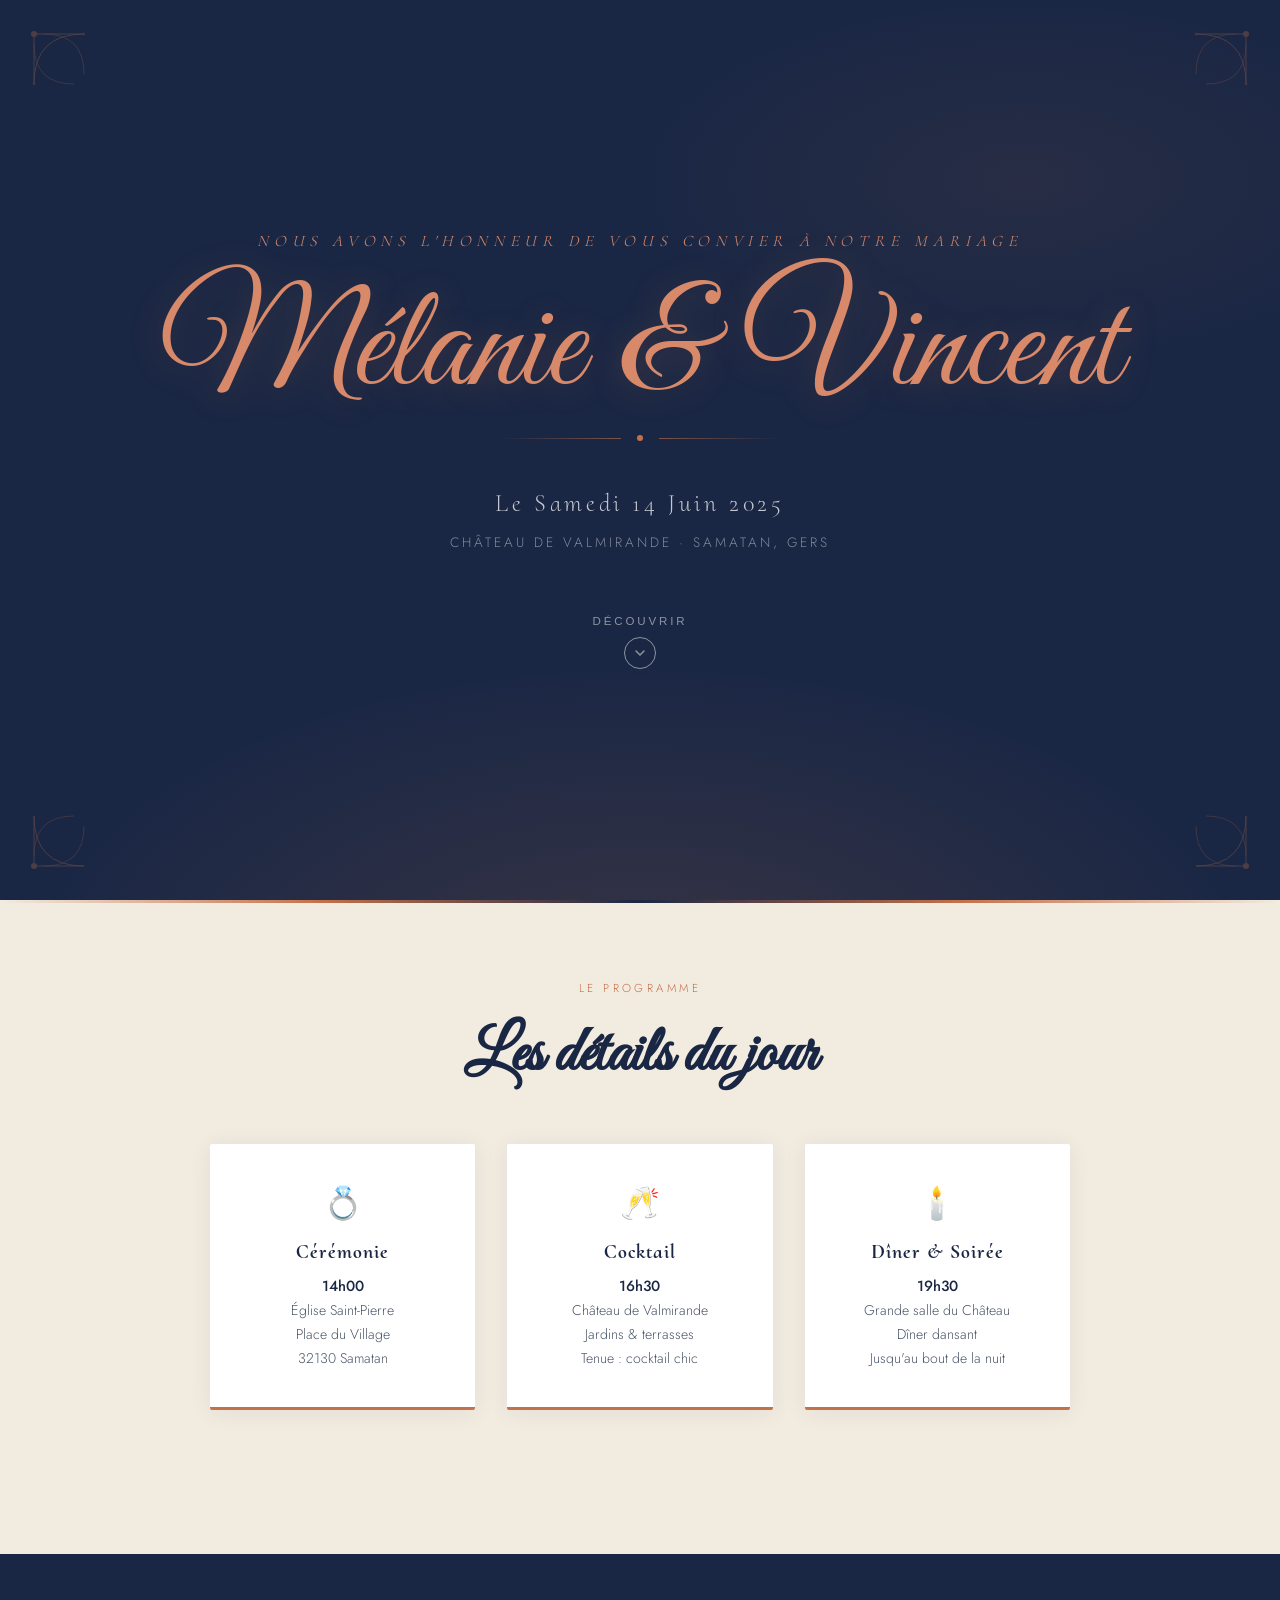
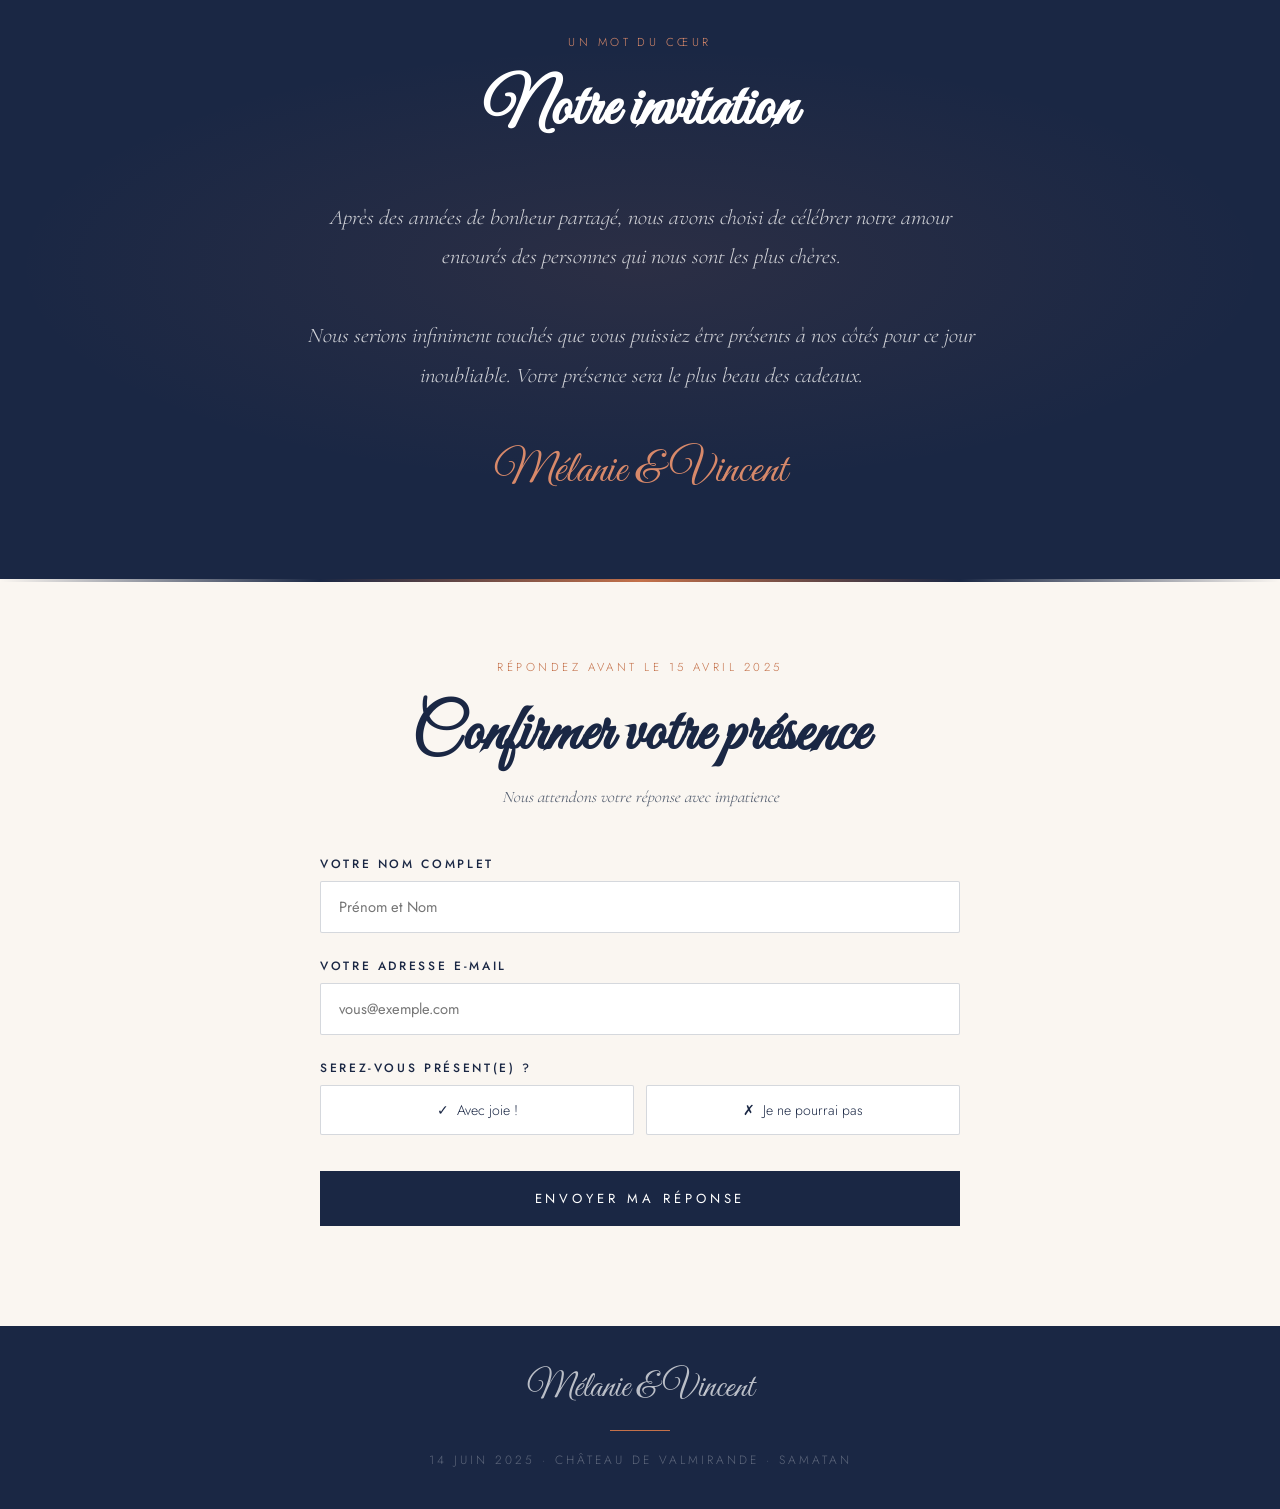
<file: ClaudeAICode1 - Copie.html>
<!DOCTYPE html>
<html lang="fr">
<head>
<meta charset="UTF-8">
<meta name="viewport" content="width=device-width, initial-scale=1.0">
<title>Mélanie & Vincent — Mariage</title>
<link rel="preconnect" href="https://fonts.googleapis.com">
<link href="https://fonts.googleapis.com/css2?family=Cormorant+Upright:ital,wght@0,300;0,400;1,300;1,400&family=Great+Vibes&family=Jost:wght@300;400;500&display=swap" rel="stylesheet">
<style>
  :root {
    --navy: #1a2744;
    --navy-light: #243258;
    --navy-mid: #2e3f6a;
    --terra: #c4714a;
    --terra-light: #d8896a;
    --terra-pale: #f0d5c8;
    --cream: #faf6f1;
    --cream-dark: #f2ebe0;
    --gold: #b8936a;
    --text-dark: #1a2744;
    --text-mid: #4a5568;
  }

  * { margin: 0; padding: 0; box-sizing: border-box; }

  html { scroll-behavior: smooth; }

  body {
    background: var(--cream);
    color: var(--text-dark);
    font-family: 'Jost', sans-serif;
    font-weight: 300;
    overflow-x: hidden;
  }

  /* ===== HERO ===== */
  .hero {
    min-height: 100vh;
    background: var(--navy);
    display: flex;
    flex-direction: column;
    align-items: center;
    justify-content: center;
    position: relative;
    overflow: hidden;
    padding: 60px 20px;
  }

  .hero::before {
    content: '';
    position: absolute;
    inset: 0;
    background:
      radial-gradient(ellipse 80% 60% at 50% 110%, rgba(196,113,74,0.18) 0%, transparent 60%),
      radial-gradient(ellipse 60% 40% at 80% 20%, rgba(196,113,74,0.08) 0%, transparent 50%);
  }

  .hero-ornament {
    position: absolute;
    width: 100%;
    height: 100%;
    top: 0; left: 0;
    pointer-events: none;
  }

  /* Decorative corners */
  .corner {
    position: absolute;
    width: 120px;
    height: 120px;
    opacity: 0.3;
  }
  .corner svg { width: 100%; height: 100%; }
  .corner-tl { top: 24px; left: 24px; }
  .corner-tr { top: 24px; right: 24px; transform: scaleX(-1); }
  .corner-bl { bottom: 24px; left: 24px; transform: scaleY(-1); }
  .corner-br { bottom: 24px; right: 24px; transform: scale(-1); }

  .hero-content {
    position: relative;
    z-index: 2;
    text-align: center;
    animation: fadeUp 1.2s ease both;
  }

  .pre-title {
    font-family: 'Cormorant Upright', serif;
    font-size: 1rem;
    letter-spacing: 0.35em;
    text-transform: uppercase;
    color: var(--terra-light);
    margin-bottom: 28px;
    font-style: italic;
  }

  .names {
    font-family: 'Great Vibes', cursive;
    font-size: clamp(4.5rem, 12vw, 9rem);
    color: #fff;
    line-height: 1;
    margin-bottom: 12px;
    text-shadow: 0 4px 32px rgba(196,113,74,0.25);
  }

  .names span {
    display: inline-block;
    color: var(--terra-light);
  }

  .ampersand {
    color: var(--terra);
    margin: 0 12px;
  }

  .date-line {
    font-family: 'Cormorant Upright', serif;
    font-size: clamp(1.1rem, 2.5vw, 1.5rem);
    color: rgba(255,255,255,0.75);
    letter-spacing: 0.15em;
    margin: 28px 0 14px;
  }

  .location-line {
    font-family: 'Jost', sans-serif;
    font-size: 0.85rem;
    letter-spacing: 0.22em;
    text-transform: uppercase;
    color: rgba(255,255,255,0.45);
    margin-bottom: 56px;
  }

  .divider {
    display: flex;
    align-items: center;
    gap: 16px;
    justify-content: center;
    margin: 0 auto 48px;
    width: 280px;
  }
  .divider-line {
    flex: 1;
    height: 1px;
    background: linear-gradient(to right, transparent, rgba(196,113,74,0.6));
  }
  .divider-line:last-child {
    background: linear-gradient(to left, transparent, rgba(196,113,74,0.6));
  }
  .divider-dot {
    width: 6px; height: 6px;
    border-radius: 50%;
    background: var(--terra);
  }

  .scroll-cta {
    display: inline-flex;
    flex-direction: column;
    align-items: center;
    gap: 10px;
    color: rgba(255,255,255,0.5);
    font-size: 0.72rem;
    letter-spacing: 0.25em;
    text-transform: uppercase;
    text-decoration: none;
    transition: color 0.3s;
    cursor: pointer;
    border: none;
    background: none;
  }
  .scroll-cta:hover { color: var(--terra-light); }
  .scroll-arrow {
    width: 32px; height: 32px;
    border: 1px solid currentColor;
    border-radius: 50%;
    display: flex; align-items: center; justify-content: center;
    animation: bounce 2s infinite;
  }

  /* ===== DETAILS SECTION ===== */
  .details-section {
    background: var(--cream-dark);
    padding: 80px 20px;
    text-align: center;
    position: relative;
    overflow: hidden;
  }

  .details-section::before {
    content: '';
    position: absolute;
    top: 0; left: 0; right: 0;
    height: 3px;
    background: linear-gradient(to right, transparent, var(--terra), var(--navy), var(--terra), transparent);
  }

  .section-label {
    font-family: 'Jost', sans-serif;
    font-size: 0.72rem;
    letter-spacing: 0.3em;
    text-transform: uppercase;
    color: var(--terra);
    margin-bottom: 20px;
  }

  .section-title {
    font-family: 'Great Vibes', cursive;
    font-size: clamp(2.5rem, 6vw, 4rem);
    color: var(--navy);
    margin-bottom: 48px;
  }

  .details-grid {
    display: grid;
    grid-template-columns: repeat(auto-fit, minmax(220px, 1fr));
    gap: 32px;
    max-width: 860px;
    margin: 0 auto 64px;
  }

  .detail-card {
    background: #fff;
    border-radius: 2px;
    padding: 36px 28px;
    border-bottom: 3px solid var(--terra);
    box-shadow: 0 2px 24px rgba(26,39,68,0.07);
    transition: transform 0.3s, box-shadow 0.3s;
  }
  .detail-card:hover {
    transform: translateY(-4px);
    box-shadow: 0 8px 40px rgba(26,39,68,0.12);
  }

  .detail-icon {
    font-size: 2rem;
    margin-bottom: 14px;
  }

  .detail-card-title {
    font-family: 'Cormorant Upright', serif;
    font-size: 1.25rem;
    color: var(--navy);
    letter-spacing: 0.05em;
    margin-bottom: 10px;
  }

  .detail-card-text {
    font-size: 0.88rem;
    line-height: 1.7;
    color: var(--text-mid);
  }
  .detail-card-text strong {
    display: block;
    color: var(--navy);
    font-weight: 500;
    font-size: 0.92rem;
  }

  /* ===== MESSAGE SECTION ===== */
  .message-section {
    background: var(--navy);
    padding: 80px 20px;
    text-align: center;
    position: relative;
    overflow: hidden;
  }
  .message-section::before {
    content: '';
    position: absolute;
    inset: 0;
    background: radial-gradient(ellipse 70% 50% at 50% 50%, rgba(196,113,74,0.1) 0%, transparent 70%);
  }

  .message-body {
    position: relative;
    z-index: 2;
    max-width: 680px;
    margin: 0 auto;
  }

  .message-section .section-label { color: var(--terra-light); }
  .message-section .section-title { color: #fff; }

  .message-text {
    font-family: 'Cormorant Upright', serif;
    font-size: clamp(1.05rem, 2.2vw, 1.3rem);
    color: rgba(255,255,255,0.8);
    line-height: 1.9;
    font-style: italic;
    margin-bottom: 48px;
  }

  .signature {
    font-family: 'Great Vibes', cursive;
    font-size: 2.8rem;
    color: var(--terra-light);
  }

  /* ===== RSVP SECTION ===== */
  .rsvp-section {
    background: var(--cream);
    padding: 80px 20px 100px;
    position: relative;
  }
  .rsvp-section::before {
    content: '';
    position: absolute;
    top: 0; left: 0; right: 0;
    height: 3px;
    background: linear-gradient(to right, transparent, var(--navy), var(--terra), var(--navy), transparent);
  }

  .rsvp-inner {
    max-width: 640px;
    margin: 0 auto;
    text-align: center;
  }

  .rsvp-inner .section-title { color: var(--navy); margin-bottom: 12px; }

  .rsvp-subtitle {
    font-family: 'Cormorant Upright', serif;
    font-size: 1rem;
    color: var(--text-mid);
    font-style: italic;
    margin-bottom: 48px;
  }

  /* Form */
  .form-group {
    text-align: left;
    margin-bottom: 24px;
  }

  .form-label {
    display: block;
    font-size: 0.75rem;
    letter-spacing: 0.22em;
    text-transform: uppercase;
    color: var(--navy);
    margin-bottom: 8px;
    font-weight: 500;
  }

  .form-input, .form-select, .form-textarea {
    width: 100%;
    padding: 14px 18px;
    border: 1.5px solid rgba(26,39,68,0.18);
    border-radius: 2px;
    background: #fff;
    font-family: 'Jost', sans-serif;
    font-size: 0.92rem;
    color: var(--text-dark);
    transition: border-color 0.25s, box-shadow 0.25s;
    outline: none;
    -webkit-appearance: none;
  }

  .form-input:focus, .form-select:focus, .form-textarea:focus {
    border-color: var(--terra);
    box-shadow: 0 0 0 3px rgba(196,113,74,0.12);
  }

  .form-select {
    cursor: pointer;
    background-image: url("data:image/svg+xml,%3Csvg xmlns='http://www.w3.org/2000/svg' width='14' height='8' viewBox='0 0 14 8'%3E%3Cpath d='M1 1l6 6 6-6' stroke='%231a2744' stroke-width='1.5' fill='none' stroke-linecap='round'/%3E%3C/svg%3E");
    background-repeat: no-repeat;
    background-position: right 16px center;
    padding-right: 44px;
  }

  .form-textarea {
    resize: vertical;
    min-height: 100px;
  }

  /* Presence toggle */
  .presence-toggle {
    display: grid;
    grid-template-columns: 1fr 1fr;
    gap: 12px;
  }

  .toggle-option {
    position: relative;
  }

  .toggle-option input {
    position: absolute;
    opacity: 0;
    width: 0; height: 0;
  }

  .toggle-label {
    display: flex;
    align-items: center;
    justify-content: center;
    gap: 8px;
    padding: 14px;
    border: 1.5px solid rgba(26,39,68,0.18);
    border-radius: 2px;
    cursor: pointer;
    font-size: 0.88rem;
    transition: all 0.25s;
    background: #fff;
  }

  .toggle-option input:checked + .toggle-label {
    background: var(--navy);
    border-color: var(--navy);
    color: #fff;
  }

  .toggle-option.yes input:checked + .toggle-label {
    background: var(--navy);
    border-color: var(--navy);
  }

  .toggle-option.no input:checked + .toggle-label {
    background: var(--terra);
    border-color: var(--terra);
    color: #fff;
  }

  .toggle-label:hover {
    border-color: var(--navy);
    background: rgba(26,39,68,0.04);
  }

  /* Guests counter */
  .guests-counter {
    display: flex;
    align-items: center;
    gap: 0;
    border: 1.5px solid rgba(26,39,68,0.18);
    border-radius: 2px;
    overflow: hidden;
    background: #fff;
  }

  .counter-btn {
    width: 48px;
    height: 48px;
    border: none;
    background: none;
    font-size: 1.3rem;
    cursor: pointer;
    color: var(--navy);
    transition: background 0.2s, color 0.2s;
    display: flex; align-items: center; justify-content: center;
  }
  .counter-btn:hover { background: var(--navy); color: #fff; }

  .counter-value {
    flex: 1;
    text-align: center;
    font-size: 1.1rem;
    font-family: 'Cormorant Upright', serif;
    color: var(--navy);
    border: none;
    border-left: 1.5px solid rgba(26,39,68,0.12);
    border-right: 1.5px solid rgba(26,39,68,0.12);
    padding: 0 10px;
    height: 48px;
    background: #fff;
    outline: none;
    pointer-events: none;
  }

  /* Guests details */
  #guests-details {
    display: none;
    animation: fadeUp 0.4s ease both;
  }
  #guests-details.visible { display: block; }

  /* Dietary */
  .checkbox-group {
    display: flex;
    flex-wrap: wrap;
    gap: 10px;
  }

  .checkbox-option {
    position: relative;
  }
  .checkbox-option input {
    position: absolute;
    opacity: 0;
    width: 0; height: 0;
  }
  .checkbox-label {
    display: inline-block;
    padding: 8px 16px;
    border: 1.5px solid rgba(26,39,68,0.18);
    border-radius: 30px;
    font-size: 0.82rem;
    cursor: pointer;
    transition: all 0.2s;
    background: #fff;
  }
  .checkbox-option input:checked + .checkbox-label {
    background: var(--terra-pale);
    border-color: var(--terra);
    color: var(--navy);
  }

  /* Submit */
  .submit-btn {
    width: 100%;
    padding: 18px;
    background: var(--navy);
    color: #fff;
    border: none;
    font-family: 'Jost', sans-serif;
    font-size: 0.82rem;
    letter-spacing: 0.3em;
    text-transform: uppercase;
    cursor: pointer;
    margin-top: 12px;
    transition: background 0.3s, transform 0.2s;
    position: relative;
    overflow: hidden;
  }
  .submit-btn::after {
    content: '';
    position: absolute;
    inset: 0;
    background: linear-gradient(to right, transparent, rgba(255,255,255,0.08), transparent);
    transform: translateX(-100%);
    transition: transform 0.5s;
  }
  .submit-btn:hover { background: var(--terra); }
  .submit-btn:hover::after { transform: translateX(100%); }
  .submit-btn:active { transform: scale(0.99); }

  /* Success */
  .success-message {
    display: none;
    text-align: center;
    padding: 60px 20px;
    animation: fadeUp 0.6s ease both;
  }
  .success-message.visible { display: block; }
  .success-icon { font-size: 3rem; margin-bottom: 24px; }
  .success-title {
    font-family: 'Great Vibes', cursive;
    font-size: 3rem;
    color: var(--navy);
    margin-bottom: 16px;
  }
  .success-text {
    font-family: 'Cormorant Upright', serif;
    font-style: italic;
    font-size: 1.1rem;
    color: var(--text-mid);
    line-height: 1.7;
  }

  /* Absence message */
  #absence-block {
    display: none;
    animation: fadeUp 0.4s ease both;
  }
  #absence-block.visible { display: block; }

  /* ===== FOOTER ===== */
  footer {
    background: var(--navy);
    padding: 40px 20px;
    text-align: center;
  }

  .footer-names {
    font-family: 'Great Vibes', cursive;
    font-size: 2.2rem;
    color: rgba(255,255,255,0.7);
    margin-bottom: 10px;
  }

  .footer-date {
    font-size: 0.75rem;
    letter-spacing: 0.25em;
    text-transform: uppercase;
    color: rgba(255,255,255,0.3);
  }

  .footer-line {
    width: 60px;
    height: 1px;
    background: var(--terra);
    margin: 20px auto;
  }

  /* ===== ANIMATIONS ===== */
  @keyframes fadeUp {
    from { opacity: 0; transform: translateY(28px); }
    to { opacity: 1; transform: translateY(0); }
  }

  @keyframes bounce {
    0%, 100% { transform: translateY(0); }
    50% { transform: translateY(6px); }
  }

  /* ===== RESPONSIVE ===== */
  @media (max-width: 540px) {
    .corner { width: 70px; height: 70px; }
    .names { font-size: 4rem; }
    .details-grid { grid-template-columns: 1fr; }
  }

  /* Fade-in on scroll */
  .fade-in {
    opacity: 0;
    transform: translateY(24px);
    transition: opacity 0.7s ease, transform 0.7s ease;
  }
  .fade-in.visible-anim {
    opacity: 1;
    transform: translateY(0);
  }
</style>
</head>
<body>

<!-- ===== HERO ===== -->
<section class="hero" id="top">

  <!-- Decorative corners -->
  <div class="corner corner-tl">
    <svg viewBox="0 0 120 120" fill="none" xmlns="http://www.w3.org/2000/svg">
      <path d="M10 10 L10 60 Q10 10 60 10 Z" stroke="#c4714a" stroke-width="1" fill="none"/>
      <path d="M20 10 Q60 10 60 50" stroke="#c4714a" stroke-width="0.7" fill="none"/>
      <path d="M10 20 Q10 60 50 60" stroke="#c4714a" stroke-width="0.7" fill="none"/>
      <circle cx="10" cy="10" r="3" fill="#c4714a"/>
      <circle cx="60" cy="10" r="1.5" fill="#c4714a" opacity="0.5"/>
      <circle cx="10" cy="60" r="1.5" fill="#c4714a" opacity="0.5"/>
      <path d="M30 10 L10 10 L10 30" stroke="#c4714a" stroke-width="0.5" fill="none" opacity="0.4"/>
    </svg>
  </div>
  <div class="corner corner-tr">
    <svg viewBox="0 0 120 120" fill="none" xmlns="http://www.w3.org/2000/svg">
      <path d="M10 10 L10 60 Q10 10 60 10 Z" stroke="#c4714a" stroke-width="1" fill="none"/>
      <path d="M20 10 Q60 10 60 50" stroke="#c4714a" stroke-width="0.7" fill="none"/>
      <path d="M10 20 Q10 60 50 60" stroke="#c4714a" stroke-width="0.7" fill="none"/>
      <circle cx="10" cy="10" r="3" fill="#c4714a"/>
      <circle cx="60" cy="10" r="1.5" fill="#c4714a" opacity="0.5"/>
      <circle cx="10" cy="60" r="1.5" fill="#c4714a" opacity="0.5"/>
    </svg>
  </div>
  <div class="corner corner-bl">
    <svg viewBox="0 0 120 120" fill="none" xmlns="http://www.w3.org/2000/svg">
      <path d="M10 10 L10 60 Q10 10 60 10 Z" stroke="#c4714a" stroke-width="1" fill="none"/>
      <path d="M20 10 Q60 10 60 50" stroke="#c4714a" stroke-width="0.7" fill="none"/>
      <path d="M10 20 Q10 60 50 60" stroke="#c4714a" stroke-width="0.7" fill="none"/>
      <circle cx="10" cy="10" r="3" fill="#c4714a"/>
    </svg>
  </div>
  <div class="corner corner-br">
    <svg viewBox="0 0 120 120" fill="none" xmlns="http://www.w3.org/2000/svg">
      <path d="M10 10 L10 60 Q10 10 60 10 Z" stroke="#c4714a" stroke-width="1" fill="none"/>
      <path d="M20 10 Q60 10 60 50" stroke="#c4714a" stroke-width="0.7" fill="none"/>
      <path d="M10 20 Q10 60 50 60" stroke="#c4714a" stroke-width="0.7" fill="none"/>
      <circle cx="10" cy="10" r="3" fill="#c4714a"/>
    </svg>
  </div>

  <div class="hero-content">
    <p class="pre-title">Nous avons l'honneur de vous convier à notre mariage</p>

    <div class="names">
      <span>Mélanie</span>
      <span class="ampersand">&amp;</span>
      <span>Vincent</span>
    </div>

    <div class="divider">
      <div class="divider-line"></div>
      <div class="divider-dot"></div>
      <div class="divider-line"></div>
    </div>

    <p class="date-line">Le Samedi 14 Juin 2025</p>
    <p class="location-line">Château de Valmirande · Samatan, Gers</p>

    <button class="scroll-cta" onclick="document.getElementById('details').scrollIntoView({behavior:'smooth'})">
      <span>Découvrir</span>
      <div class="scroll-arrow">
        <svg width="12" height="12" viewBox="0 0 12 12" fill="none"><path d="M2 4l4 4 4-4" stroke="currentColor" stroke-width="1.5" stroke-linecap="round"/></svg>
      </div>
    </button>
  </div>
</section>

<!-- ===== DETAILS ===== -->
<section class="details-section" id="details">
  <p class="section-label fade-in">Le Programme</p>
  <h2 class="section-title fade-in">Les détails du jour</h2>

  <div class="details-grid">
    <div class="detail-card fade-in">
      <div class="detail-icon">💍</div>
      <h3 class="detail-card-title">Cérémonie</h3>
      <p class="detail-card-text">
        <strong>14h00</strong>
        Église Saint-Pierre<br>
        Place du Village<br>
        32130 Samatan
      </p>
    </div>
    <div class="detail-card fade-in">
      <div class="detail-icon">🥂</div>
      <h3 class="detail-card-title">Cocktail</h3>
      <p class="detail-card-text">
        <strong>16h30</strong>
        Château de Valmirande<br>
        Jardins & terrasses<br>
        Tenue : cocktail chic
      </p>
    </div>
    <div class="detail-card fade-in">
      <div class="detail-icon">🕯️</div>
      <h3 class="detail-card-title">Dîner & Soirée</h3>
      <p class="detail-card-text">
        <strong>19h30</strong>
        Grande salle du Château<br>
        Dîner dansant<br>
        Jusqu'au bout de la nuit
      </p>
    </div>
  </div>
</section>

<!-- ===== MESSAGE ===== -->
<section class="message-section">
  <div class="message-body fade-in">
    <p class="section-label">Un mot du cœur</p>
    <h2 class="section-title">Notre invitation</h2>

    <p class="message-text">
      Après des années de bonheur partagé, nous avons choisi de célébrer notre amour entourés des personnes qui nous sont les plus chères.<br><br>
      Nous serions infiniment touchés que vous puissiez être présents à nos côtés pour ce jour inoubliable. Votre présence sera le plus beau des cadeaux.
    </p>

    <p class="signature">Mélanie &amp; Vincent</p>
  </div>
</section>

<!-- ===== RSVP ===== -->
<section class="rsvp-section" id="rsvp">
  <div class="rsvp-inner">
    <p class="section-label fade-in">Répondez avant le 15 Avril 2025</p>
    <h2 class="section-title fade-in">Confirmer votre présence</h2>
    <p class="rsvp-subtitle fade-in">Nous attendons votre réponse avec impatience</p>

    <!-- FORM -->
    <div id="rsvp-form" class="fade-in">

      <!-- Prénom / Nom -->
      <div class="form-group">
        <label class="form-label" for="fullname">Votre nom complet</label>
        <input class="form-input" type="text" id="fullname" placeholder="Prénom et Nom" required>
      </div>

      <!-- Email -->
      <div class="form-group">
        <label class="form-label" for="email">Votre adresse e-mail</label>
        <input class="form-input" type="email" id="email" placeholder="vous@exemple.com">
      </div>

      <!-- Présence -->
      <div class="form-group">
        <label class="form-label">Serez-vous présent(e) ?</label>
        <div class="presence-toggle">
          <div class="toggle-option yes">
            <input type="radio" name="presence" id="pres-yes" value="yes" onchange="handlePresence(this)">
            <label class="toggle-label" for="pres-yes">
              <span>✓</span> Avec joie !
            </label>
          </div>
          <div class="toggle-option no">
            <input type="radio" name="presence" id="pres-no" value="no" onchange="handlePresence(this)">
            <label class="toggle-label" for="pres-no">
              <span>✗</span> Je ne pourrai pas
            </label>
          </div>
        </div>
      </div>

      <!-- Si présent -->
      <div id="presence-block">

        <!-- Nombre de personnes -->
        <div class="form-group">
          <label class="form-label">Nombre de personnes (vous inclus)</label>
          <div class="guests-counter">
            <button type="button" class="counter-btn" onclick="changeCount(-1)">−</button>
            <div class="counter-value" id="counter-display">1</div>
            <button type="button" class="counter-btn" onclick="changeCount(1)">+</button>
          </div>
        </div>

        <!-- Détails invités supplémentaires -->
        <div id="guests-details">
          <div class="form-group">
            <label class="form-label">Noms des personnes vous accompagnant</label>
            <textarea class="form-textarea" id="guest-names" placeholder="Ex : Marie Dupont, Jean Dupont…" style="min-height:80px;"></textarea>
          </div>
        </div>

        <!-- Participe aux festivités -->
        <div class="form-group">
          <label class="form-label">Vous souhaitez participer à</label>
          <div class="checkbox-group">
            <div class="checkbox-option">
              <input type="checkbox" id="cer" checked>
              <label class="checkbox-label" for="cer">🕍 Cérémonie</label>
            </div>
            <div class="checkbox-option">
              <input type="checkbox" id="coc" checked>
              <label class="checkbox-label" for="coc">🥂 Cocktail</label>
            </div>
            <div class="checkbox-option">
              <input type="checkbox" id="din" checked>
              <label class="checkbox-label" for="din">🍽️ Dîner & Soirée</label>
            </div>
          </div>
        </div>

        <!-- Régime alimentaire -->
        <div class="form-group">
          <label class="form-label">Régime alimentaire</label>
          <div class="checkbox-group">
            <div class="checkbox-option">
              <input type="checkbox" id="veg">
              <label class="checkbox-label" for="veg">🥗 Végétarien</label>
            </div>
            <div class="checkbox-option">
              <input type="checkbox" id="vegan">
              <label class="checkbox-label" for="vegan">🌱 Vegan</label>
            </div>
            <div class="checkbox-option">
              <input type="checkbox" id="gf">
              <label class="checkbox-label" for="gf">🌾 Sans gluten</label>
            </div>
            <div class="checkbox-option">
              <input type="checkbox" id="allerg">
              <label class="checkbox-label" for="allerg">⚠️ Allergie(s)</label>
            </div>
          </div>
        </div>

        <!-- Message -->
        <div class="form-group">
          <label class="form-label">Un message pour les mariés (optionnel)</label>
          <textarea class="form-textarea" id="message" placeholder="Partagez vos mots doux…"></textarea>
        </div>

      </div>

      <!-- Si absent -->
      <div id="absence-block">
        <div class="form-group">
          <label class="form-label">Un mot pour les mariés</label>
          <textarea class="form-textarea" id="absence-message" placeholder="Partagez vos voeux et vos pensées…"></textarea>
        </div>
      </div>

      <button class="submit-btn" onclick="submitForm()">
        Envoyer ma réponse
      </button>
    </div>

    <!-- SUCCESS -->
    <div class="success-message" id="success-msg">
      <div class="success-icon">💌</div>
      <h3 class="success-title" id="success-title">Merci !</h3>
      <p class="success-text" id="success-text">Nous avons bien reçu votre réponse.<br>Nous vous attendons avec impatience !</p>
    </div>
  </div>
</section>

<!-- ===== FOOTER ===== -->
<footer>
  <p class="footer-names">Mélanie &amp; Vincent</p>
  <div class="footer-line"></div>
  <p class="footer-date">14 Juin 2025 · Château de Valmirande · Samatan</p>
</footer>

<script>
  // Presence toggle
  let guestCount = 1;

  function handlePresence(radio) {
    const presBlock = document.getElementById('presence-block');
    const absBlock = document.getElementById('absence-block');

    if (radio.value === 'yes') {
      presBlock.style.display = 'block';
      absBlock.classList.remove('visible');
    } else {
      presBlock.style.display = 'none';
      absBlock.classList.add('visible');
    }
  }

  // Counter
  function changeCount(delta) {
    guestCount = Math.max(1, Math.min(10, guestCount + delta));
    document.getElementById('counter-display').textContent = guestCount;

    const detailsEl = document.getElementById('guests-details');
    if (guestCount > 1) {
      detailsEl.classList.add('visible');
    } else {
      detailsEl.classList.remove('visible');
    }
  }

  // Submit
  function submitForm() {
    const name = document.getElementById('fullname').value.trim();
    const presence = document.querySelector('input[name="presence"]:checked');

    if (!name) {
      document.getElementById('fullname').focus();
      document.getElementById('fullname').style.borderColor = '#c0392b';
      setTimeout(() => document.getElementById('fullname').style.borderColor = '', 2000);
      return;
    }

    if (!presence) {
      alert('Merci d\'indiquer si vous serez présent(e).');
      return;
    }

    const isPresent = presence.value === 'yes';

    document.getElementById('rsvp-form').style.display = 'none';
    const successEl = document.getElementById('success-msg');
    successEl.classList.add('visible');

    const firstName = name.split(' ')[0];

    if (isPresent) {
      document.getElementById('success-title').textContent = `À bientôt, ${firstName} !`;
      document.getElementById('success-text').innerHTML = `Nous sommes ravis de vous compter parmi nous.<br>Nous avons hâte de célébrer avec vous !<br><br><em style="font-family:'Cormorant Upright',serif;color:#c4714a;">Mélanie &amp; Vincent</em>`;
    } else {
      document.getElementById('success-title').textContent = `Merci, ${firstName}`;
      document.getElementById('success-text').innerHTML = `Nous sommes touchés de votre réponse.<br>Vous serez dans nos pensées en ce beau jour.<br><br><em style="font-family:'Cormorant Upright',serif;color:#c4714a;">Mélanie &amp; Vincent</em>`;
    }
  }

  // Scroll animations
  const observer = new IntersectionObserver((entries) => {
    entries.forEach(e => {
      if (e.isIntersecting) {
        e.target.classList.add('visible-anim');
      }
    });
  }, { threshold: 0.12 });

  document.querySelectorAll('.fade-in').forEach(el => observer.observe(el));

  // Init presence block hidden
  document.getElementById('presence-block').style.display = 'none';
</script>
</body>
</html>
</file>
